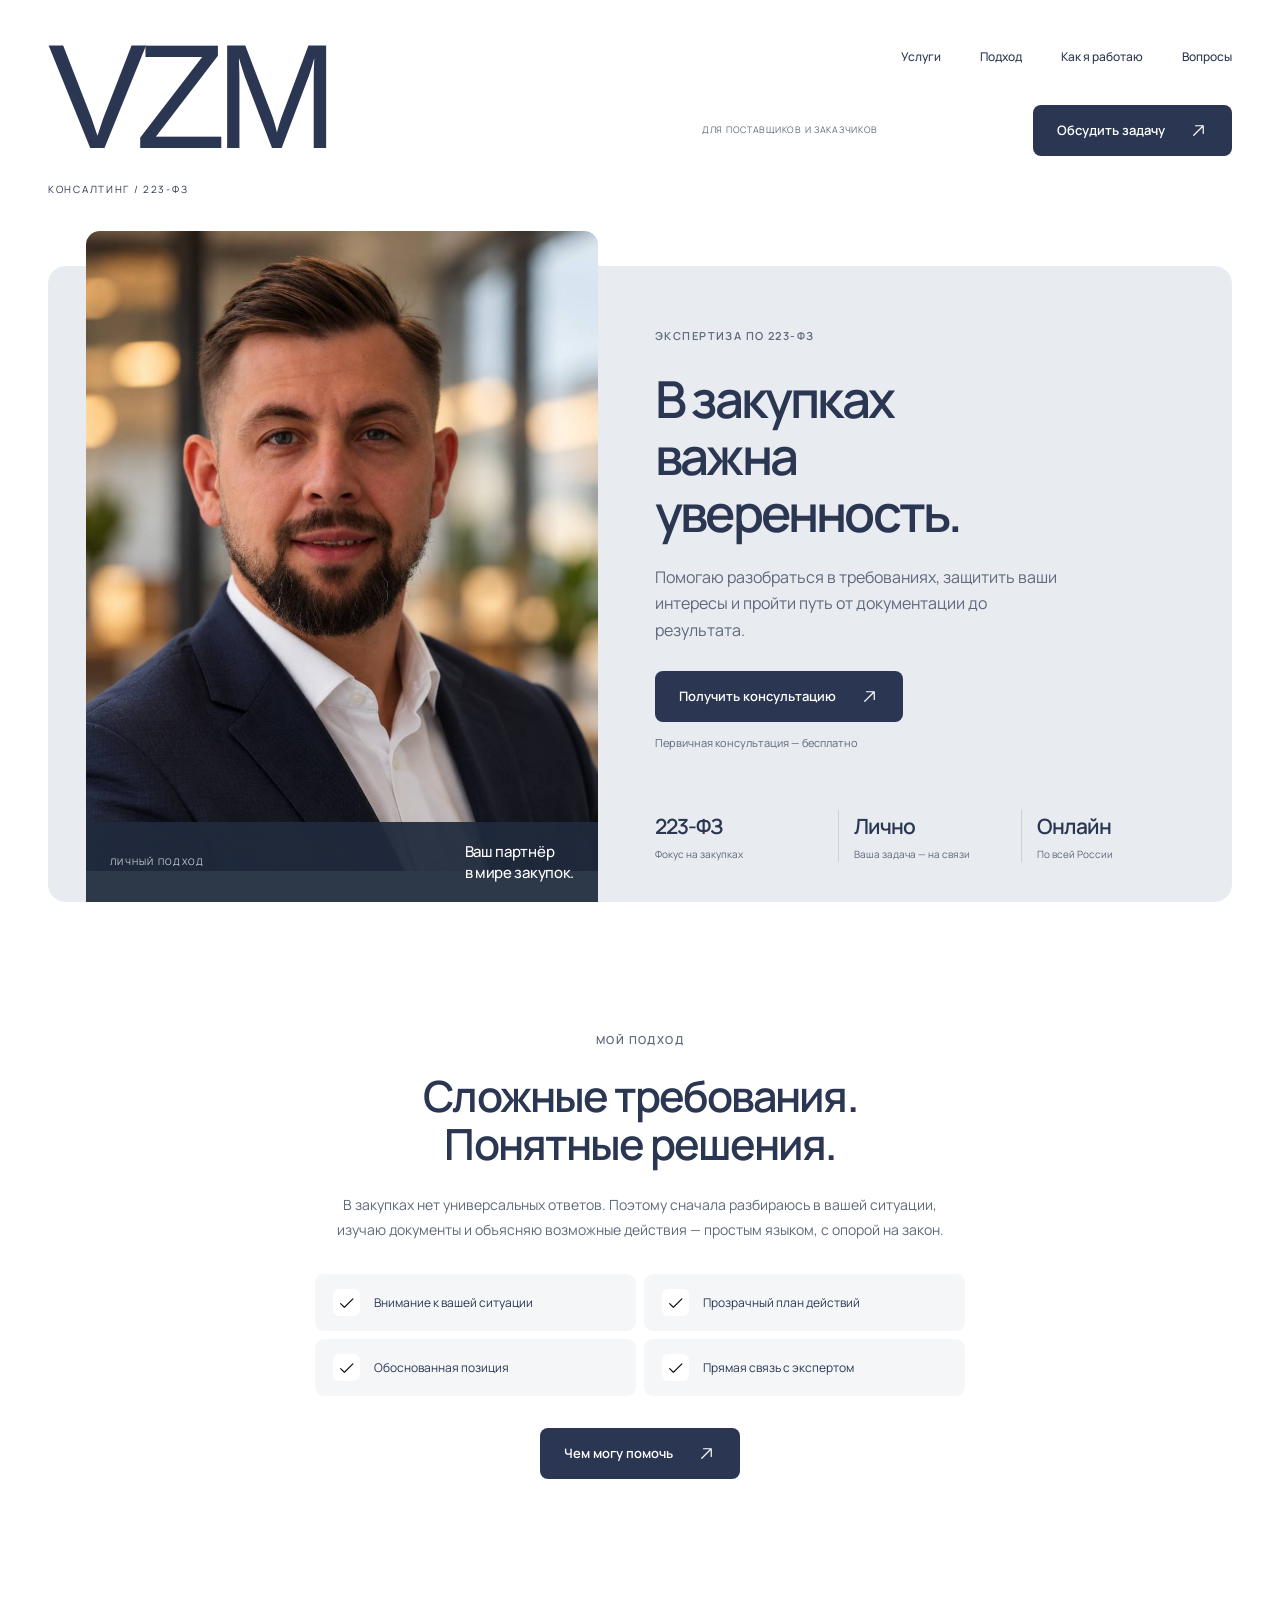
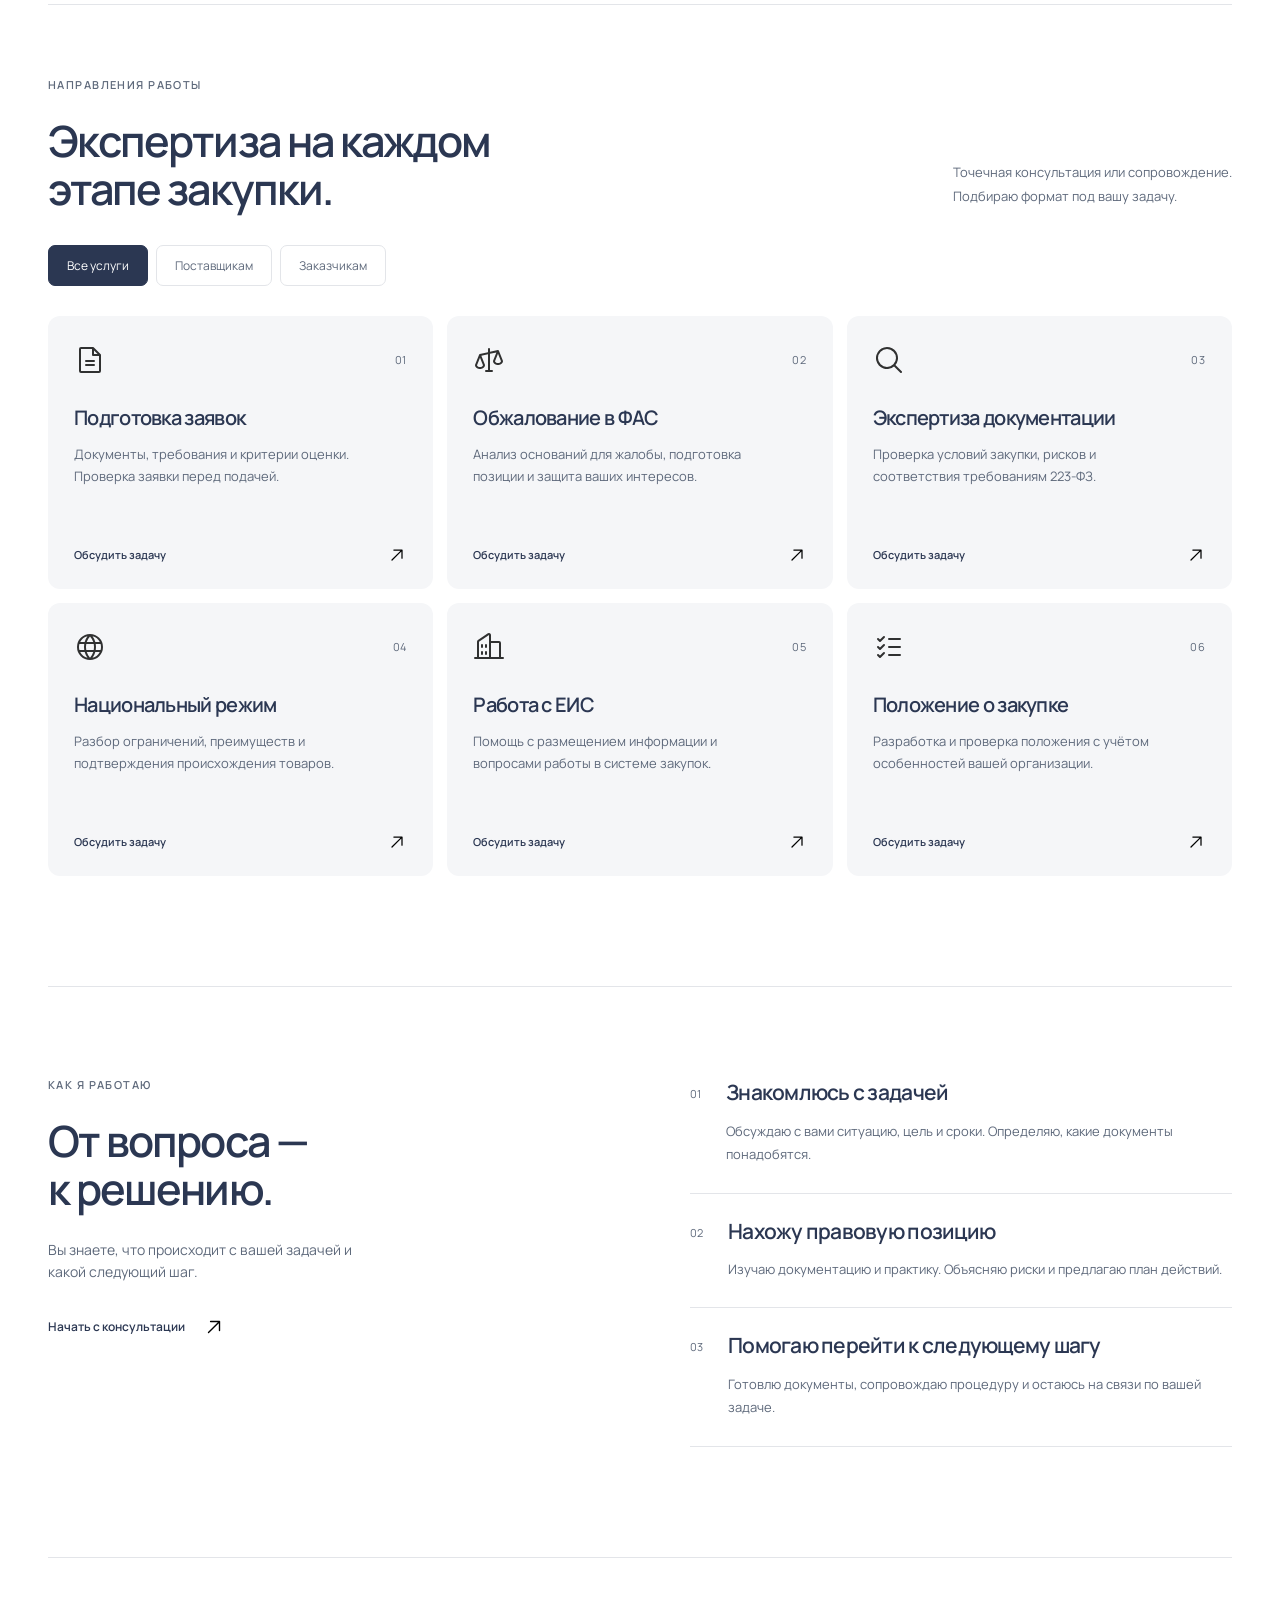
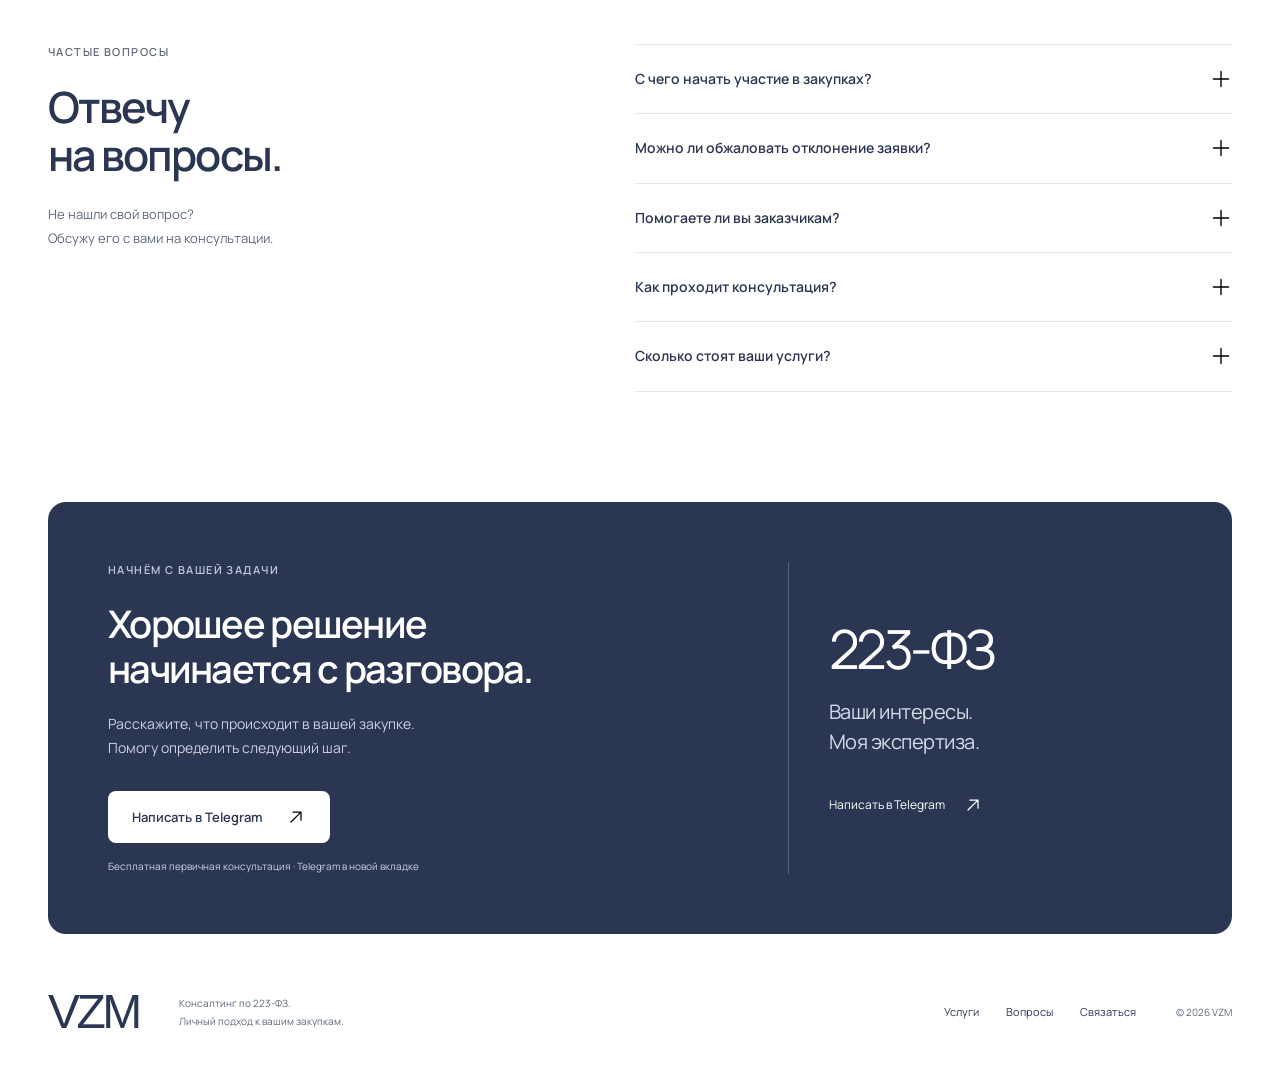
<file: index.html>
<!doctype html>
<html lang="ru">
  <head>
    <meta charset="UTF-8" />
    <meta name="viewport" content="width=device-width, initial-scale=1.0" />

    <!-- SEO Meta Tags -->
    <title>Консультации по 223-ФЗ | Экспертиза для участников закупок</title>
    <meta
      name="description"
      content="Консультации и экспертиза по 223-ФЗ. Помогаю участникам закупок: подготовка заявок, обжалование, нацрежим, ЕИС. Бесплатная первичная консультация."
    />
    <meta
      name="keywords"
      content="223 фз, 223-ФЗ о закупках, участии в закупках, консультация 223 фз, экспертиза 223 фз, положение о закупке, жалоба 223 фз, нацрежим, ЕИС"
    />
    <meta name="author" content="Консалтинг 223-ФЗ" />
    <meta name="robots" content="index, follow" />
    <link
      rel="canonical"
      href="https://muzalexei.github.io/"
    />

    <!-- Open Graph / Facebook -->
    <meta property="og:type" content="website" />
    <meta
      property="og:url"
      content="https://muzalexei.github.io/"
    />
    <meta
      property="og:title"
      content="Консультации по 223-ФЗ | Экспертиза для участников закупок"
    />
    <meta
      property="og:description"
      content="Помогаю участникам закупок побеждать: подготовка, обжалование, экспертиза, нацрежим. Бесплатная консультация."
    />
    <meta
      property="og:image"
      content="https://muzalexei.github.io/consulting-223fz/assets/alexey-portrait.jpg"
    />
    <meta property="og:locale" content="ru_RU" />

    <!-- Twitter -->
    <meta name="twitter:card" content="summary_large_image" />
    <meta
      name="twitter:url"
      content="https://muzalexei.github.io/"
    />
    <meta name="twitter:title" content="Консультации по 223-ФЗ | Экспертиза" />
    <meta
      name="twitter:description"
      content="Помогаю участникам закупок побеждать по 223-ФЗ"
    />

    <link
      rel="preload"
      href="consulting-223fz/assets/manrope.ttf"
      as="font"
      type="font/ttf"
      crossorigin
    />
    <link rel="stylesheet" href="consulting-223fz/style.css" />

    <!-- Structured Data (JSON-LD) -->
    <script type="application/ld+json">
      {
        "@context": "https://schema.org",
        "@type": "ProfessionalService",
        "name": "Консультации по 223-ФЗ",
        "description": "Экспертиза и консультации для участников закупок по 223-ФЗ",
        "url": "https://muzalexei.github.io/",
        "areaServed": "Россия",
        "serviceType": [
          "Консультации по закупкам",
          "Экспертиза 223-ФЗ",
          "Подготовка заявок"
        ],
        "offers": {
          "@type": "Offer",
          "price": "0",
          "priceCurrency": "RUB",
          "description": "Первичная консультация бесплатно"
        },
        "contactPoint": {
          "@type": "ContactPoint",
          "contactType": "customer service",
          "availableLanguage": "Russian"
        }
      }
    </script>
  </head>

  <body>
    <!-- Yandex.Metrika counter -->
    <script type="text/javascript">
      (function (m, e, t, r, i, k, a) {
        m[i] =
          m[i] ||
          function () {
            (m[i].a = m[i].a || []).push(arguments);
          };
        m[i].l = 1 * new Date();
        for (var j = 0; j < document.scripts.length; j++) {
          if (document.scripts[j].src === r) {
            return;
          }
        }
        ((k = e.createElement(t)),
          (a = e.getElementsByTagName(t)[0]),
          (k.async = 1),
          (k.src = r),
          a.parentNode.insertBefore(k, a));
      })(
        window,
        document,
        "script",
        "https://mc.yandex.ru/metrika/tag.js?id=108398747",
        "ym",
      );

      ym(108398747, "init", {
        ssr: true,
        webvisor: true,
        clickmap: true,
        ecommerce: "dataLayer",
        referrer: document.referrer,
        url: location.href,
        accurateTrackBounce: true,
        trackLinks: true,
      });
    </script>
    <noscript
      ><div>
        <img
          src="https://mc.yandex.ru/watch/108398747"
          style="position: absolute; left: -9999px"
          alt=""
        /></div
    ></noscript>
    <!-- /Yandex.Metrika counter -->
    <a class="skip-link" href="#main">Перейти к содержимому</a>
    <header class="masthead container" id="top">
      <a class="brand" href="#top" aria-label="VZM — консалтинг по 223-ФЗ"
        >VZM<span>КОНСАЛТИНГ / 223-ФЗ</span></a
      >
      <div class="nav-area">
        <button
          class="menu-toggle"
          type="button"
          aria-controls="navigation"
          aria-expanded="false"
        >
          Меню <img src="consulting-223fz/assets/icons/list.svg" alt="" width="20" height="20" />
        </button>
        <nav id="navigation" aria-label="Основная навигация">
          <a href="#services">Услуги</a><a href="#about">Подход</a
          ><a href="#cases">Как я работаю</a><a href="#faq">Вопросы</a>
        </nav>
        <div class="nav-bottom">
          <span class="nav-note">ДЛЯ ПОСТАВЩИКОВ И ЗАКАЗЧИКОВ</span
          ><a class="button button-dark" href="#contact" data-cta
            >Обсудить задачу
            <img
              class="light-icon"
              src="consulting-223fz/assets/icons/arrow-up-right.svg"
              alt=""
              width="19"
              height="19"
          /></a>
        </div>
      </div>
    </header>
    <main id="main">
      <section class="hero container" aria-labelledby="hero-title">
        <div class="hero-panel">
          <div class="hero-portrait">
            <img
              src="consulting-223fz/assets/alexey-portrait.jpg"
              width="853"
              height="1280"
              alt="Ваш консультант по закупкам 223-ФЗ"
              fetchpriority="high"
            />
            <div class="portrait-caption">
              <span>ЛИЧНЫЙ ПОДХОД</span
              ><strong>Ваш партнёр<br />в мире закупок.</strong>
            </div>
          </div>
          <div class="hero-copy">
            <p class="eyebrow">ЭКСПЕРТИЗА ПО 223-ФЗ</p>
            <h1 id="hero-title">
              В закупках<br />важна <span>уверенность.</span>
            </h1>
            <p class="hero-description">
              Помогаю разобраться в требованиях, защитить ваши интересы и пройти
              путь от документации до результата.
            </p>
            <a class="button button-dark" href="#contact" data-cta
              >Получить консультацию
              <img
                class="light-icon"
                src="consulting-223fz/assets/icons/arrow-up-right.svg"
                alt=""
                width="19"
                height="19"
            /></a>
            <p class="hero-note">Первичная консультация — бесплатно</p>
            <div class="hero-facts">
              <div><strong>223-ФЗ</strong><span>Фокус на закупках</span></div>
              <div>
                <strong>Лично</strong><span>Ваша задача — на связи</span>
              </div>
              <div><strong>Онлайн</strong><span>По всей России</span></div>
            </div>
          </div>
        </div>
      </section>
      <section
        id="about"
        class="about section container"
        aria-labelledby="about-title"
      >
        <p class="eyebrow">МОЙ ПОДХОД</p>
        <h2 id="about-title">
          Сложные требования.<br /><span>Понятные решения.</span>
        </h2>
        <p class="section-description">
          В закупках нет универсальных ответов. Поэтому сначала разбираюсь в
          вашей ситуации, изучаю документы и объясняю возможные действия —
          простым языком, с опорой на закон.
        </p>
        <div class="benefits">
          <div>
            <img
              src="consulting-223fz/assets/icons/check.svg"
              alt=""
              width="24"
              height="24"
            />Внимание к вашей ситуации
          </div>
          <div>
            <img
              src="consulting-223fz/assets/icons/check.svg"
              alt=""
              width="24"
              height="24"
            />Прозрачный план действий
          </div>
          <div>
            <img
              src="consulting-223fz/assets/icons/check.svg"
              alt=""
              width="24"
              height="24"
            />Обоснованная позиция
          </div>
          <div>
            <img
              src="consulting-223fz/assets/icons/check.svg"
              alt=""
              width="24"
              height="24"
            />Прямая связь с экспертом
          </div>
        </div>
        <a class="button button-dark" href="#services" data-cta
          >Чем могу помочь
          <img
            class="light-icon"
            src="consulting-223fz/assets/icons/arrow-up-right.svg"
            alt=""
            width="19"
            height="19"
        /></a>
      </section>
      <section
        id="services"
        class="services section container"
        aria-labelledby="services-title"
      >
        <div class="section-heading">
          <div>
            <p class="eyebrow">НАПРАВЛЕНИЯ РАБОТЫ</p>
            <h2 id="services-title">
              Экспертиза на каждом<br />этапе закупки.
            </h2>
          </div>
          <p>
            Точечная консультация или сопровождение.<br />Подбираю формат под
            вашу задачу.
          </p>
        </div>
        <div
          class="filters"
          role="group"
          aria-label="Услуги для разных участников"
        >
          <button type="button" data-filter="all" aria-pressed="true">
            Все услуги</button
          ><button type="button" data-filter="supplier" aria-pressed="false">
            Поставщикам</button
          ><button type="button" data-filter="customer" aria-pressed="false">
            Заказчикам
          </button>
        </div>
        <div class="services-grid">
          <a
            class="service-card"
            href="#contact"
            data-audience="supplier"
            data-cta
            ><div class="service-top">
              <img
                src="consulting-223fz/assets/icons/file-text.svg"
                alt=""
                width="32"
                height="32"
              /><span>01</span>
            </div>
            <h3>Подготовка заявок</h3>
            <p>
              Документы, требования и критерии оценки. Проверка заявки перед
              подачей.
            </p>
            <span class="service-link"
              >Обсудить задачу
              <img
                src="consulting-223fz/assets/icons/arrow-up-right.svg"
                alt=""
                width="20"
                height="20" /></span
          ></a>
          <a
            class="service-card"
            href="#contact"
            data-audience="supplier"
            data-cta
            ><div class="service-top">
              <img
                src="consulting-223fz/assets/icons/scales.svg"
                alt=""
                width="32"
                height="32"
              /><span>02</span>
            </div>
            <h3>Обжалование в ФАС</h3>
            <p>
              Анализ оснований для жалобы, подготовка позиции и защита ваших
              интересов.
            </p>
            <span class="service-link"
              >Обсудить задачу
              <img
                src="consulting-223fz/assets/icons/arrow-up-right.svg"
                alt=""
                width="20"
                height="20" /></span
          ></a>
          <a
            class="service-card"
            href="#contact"
            data-audience="supplier customer"
            data-cta
            ><div class="service-top">
              <img
                src="consulting-223fz/assets/icons/magnifying-glass.svg"
                alt=""
                width="32"
                height="32"
              /><span>03</span>
            </div>
            <h3>Экспертиза документации</h3>
            <p>
              Проверка условий закупки, рисков и соответствия требованиям
              223-ФЗ.
            </p>
            <span class="service-link"
              >Обсудить задачу
              <img
                src="consulting-223fz/assets/icons/arrow-up-right.svg"
                alt=""
                width="20"
                height="20" /></span
          ></a>
          <a
            class="service-card"
            href="#contact"
            data-audience="supplier customer"
            data-cta
            ><div class="service-top">
              <img
                src="consulting-223fz/assets/icons/globe.svg"
                alt=""
                width="32"
                height="32"
              /><span>04</span>
            </div>
            <h3>Национальный режим</h3>
            <p>
              Разбор ограничений, преимуществ и подтверждения происхождения
              товаров.
            </p>
            <span class="service-link"
              >Обсудить задачу
              <img
                src="consulting-223fz/assets/icons/arrow-up-right.svg"
                alt=""
                width="20"
                height="20" /></span
          ></a>
          <a
            class="service-card"
            href="#contact"
            data-audience="customer"
            data-cta
            ><div class="service-top">
              <img
                src="consulting-223fz/assets/icons/buildings.svg"
                alt=""
                width="32"
                height="32"
              /><span>05</span>
            </div>
            <h3>Работа с ЕИС</h3>
            <p>
              Помощь с размещением информации и вопросами работы в системе
              закупок.
            </p>
            <span class="service-link"
              >Обсудить задачу
              <img
                src="consulting-223fz/assets/icons/arrow-up-right.svg"
                alt=""
                width="20"
                height="20" /></span
          ></a>
          <a
            class="service-card"
            href="#contact"
            data-audience="customer"
            data-cta
            ><div class="service-top">
              <img
                src="consulting-223fz/assets/icons/list-checks.svg"
                alt=""
                width="32"
                height="32"
              /><span>06</span>
            </div>
            <h3>Положение о закупке</h3>
            <p>
              Разработка и проверка положения с учётом особенностей вашей
              организации.
            </p>
            <span class="service-link"
              >Обсудить задачу
              <img
                src="consulting-223fz/assets/icons/arrow-up-right.svg"
                alt=""
                width="20"
                height="20" /></span
          ></a>
        </div>
        <p
          class="visually-hidden"
          id="filter-status"
          role="status"
          aria-live="polite"
        ></p>
      </section>
      <section
        id="cases"
        class="process section container"
        aria-labelledby="process-title"
      >
        <div class="process-intro">
          <p class="eyebrow">КАК Я РАБОТАЮ</p>
          <h2 id="process-title">От вопроса —<br />к решению.</h2>
          <p>
            Вы знаете, что происходит с вашей задачей и какой следующий шаг.
          </p>
          <a class="text-link" href="#contact" data-cta
            >Начать с консультации
            <img
              src="consulting-223fz/assets/icons/arrow-up-right.svg"
              alt=""
              width="22"
              height="22"
          /></a>
        </div>
        <ol class="steps">
          <li>
            <span>01</span>
            <div>
              <h3>Знакомлюсь с задачей</h3>
              <p>
                Обсуждаю с вами ситуацию, цель и сроки. Определяю, какие документы
                понадобятся.
              </p>
            </div>
          </li>
          <li>
            <span>02</span>
            <div>
              <h3>Нахожу правовую позицию</h3>
              <p>
                Изучаю документацию и практику. Объясняю риски и предлагаю
                план действий.
              </p>
            </div>
          </li>
          <li>
            <span>03</span>
            <div>
              <h3>Помогаю перейти к следующему шагу</h3>
              <p>
                Готовлю документы, сопровождаю процедуру и остаюсь на связи по
                вашей задаче.
              </p>
            </div>
          </li>
        </ol>
      </section>
      <section
        id="faq"
        class="faq section container"
        aria-labelledby="faq-title"
      >
        <div class="faq-intro">
          <p class="eyebrow">ЧАСТЫЕ ВОПРОСЫ</p>
          <h2 id="faq-title">Отвечу<br />на вопросы.</h2>
          <p>Не нашли свой вопрос?<br />Обсужу его с вами на консультации.</p>
        </div>
        <div class="faq-items">
          <details>
            <summary>
              С чего начать участие в закупках?<img
                src="consulting-223fz/assets/icons/plus.svg"
                alt=""
                width="22"
                height="22"
              />
            </summary>
            <p>
              Начните с изучения документации конкретной закупки: требований к
              участникам, сроков, критериев оценки и порядка подачи заявки. На
              консультации разберу ваш случай и необходимые документы.
            </p>
          </details>
          <details>
            <summary>
              Можно ли обжаловать отклонение заявки?<img
                src="consulting-223fz/assets/icons/plus.svg"
                alt=""
                width="22"
                height="22"
              />
            </summary>
            <p>
              Возможность и порядок обжалования зависят от оснований отклонения
              и стадии закупки. Для оценки нужны извещение, документация, ваша
              заявка и протокол. Сроки проверяем отдельно по конкретной
              ситуации.
            </p>
          </details>
          <details>
            <summary>
              Помогаете ли вы заказчикам?<img
                src="consulting-223fz/assets/icons/plus.svg"
                alt=""
                width="22"
                height="22"
              />
            </summary>
            <p>
              Да. Можно обратиться за проверкой закупочной документации,
              разработкой положения о закупке, разбором национального режима и
              вопросами размещения информации в ЕИС.
            </p>
          </details>
          <details>
            <summary>
              Как проходит консультация?<img
                src="consulting-223fz/assets/icons/plus.svg"
                alt=""
                width="22"
                height="22"
              />
            </summary>
            <p>
              Вы оставляете заявку и кратко описываете задачу. После этого
              согласую с вами удобный формат общения и документы, которые нужно
              изучить. Работать можно дистанционно.
            </p>
          </details>
          <details>
            <summary>
              Сколько стоят ваши услуги?<img
                src="consulting-223fz/assets/icons/plus.svg"
                alt=""
                width="22"
                height="22"
              />
            </summary>
            <p>
              Первичная консультация — бесплатно. Стоимость дальнейшей работы
              зависит от объёма документов, сложности и сроков. Формат и
              стоимость согласую с вами до начала работы.
            </p>
          </details>
        </div>
      </section>
      <section
        id="contact"
        class="contact container"
        aria-labelledby="contact-title"
      >
        <div class="contact-copy">
          <p class="eyebrow">НАЧНЁМ С ВАШЕЙ ЗАДАЧИ</p>
          <h2 id="contact-title">
            Хорошее решение<br />начинается с разговора.
          </h2>
          <p>
            Расскажите, что происходит в вашей закупке.<br />Помогу определить
            следующий шаг.
          </p>
          <a
            href="https://t.me/thevzm"
            target="_blank"
            rel="noopener"
            class="button button-white"
            id="contactLink"
            data-cta
            >Написать в Telegram
            <img
              src="consulting-223fz/assets/icons/arrow-up-right.svg"
              alt=""
              width="20"
              height="20" /></a
          ><span class="contact-note"
            >Бесплатная первичная консультация · Telegram в новой вкладке</span
          >
        </div>
        <div class="contact-aside">
          <span>223-ФЗ</span>
          <p>Ваши интересы.<br />Моя экспертиза.</p>
          <a href="https://t.me/thevzm" target="_blank" rel="noopener"
            >Написать в Telegram
            <img
              class="light-icon"
              src="consulting-223fz/assets/icons/arrow-up-right.svg"
              alt=""
              width="20"
              height="20"
          /></a>
        </div>
      </section>
    </main>
    <footer class="container footer">
      <a href="#top" class="footer-brand" aria-label="VZM — наверх">VZM</a>
      <p>Консалтинг по 223-ФЗ.<br />Личный подход к вашим закупкам.</p>
      <div>
        <a href="#services">Услуги</a><a href="#faq">Вопросы</a
        ><a href="#contact">Связаться</a>
      </div>
      <span>© <span id="year">2026</span> VZM</span>
    </footer>
    <script src="consulting-223fz/script.js" defer></script>
  </body>
</html>
</file>
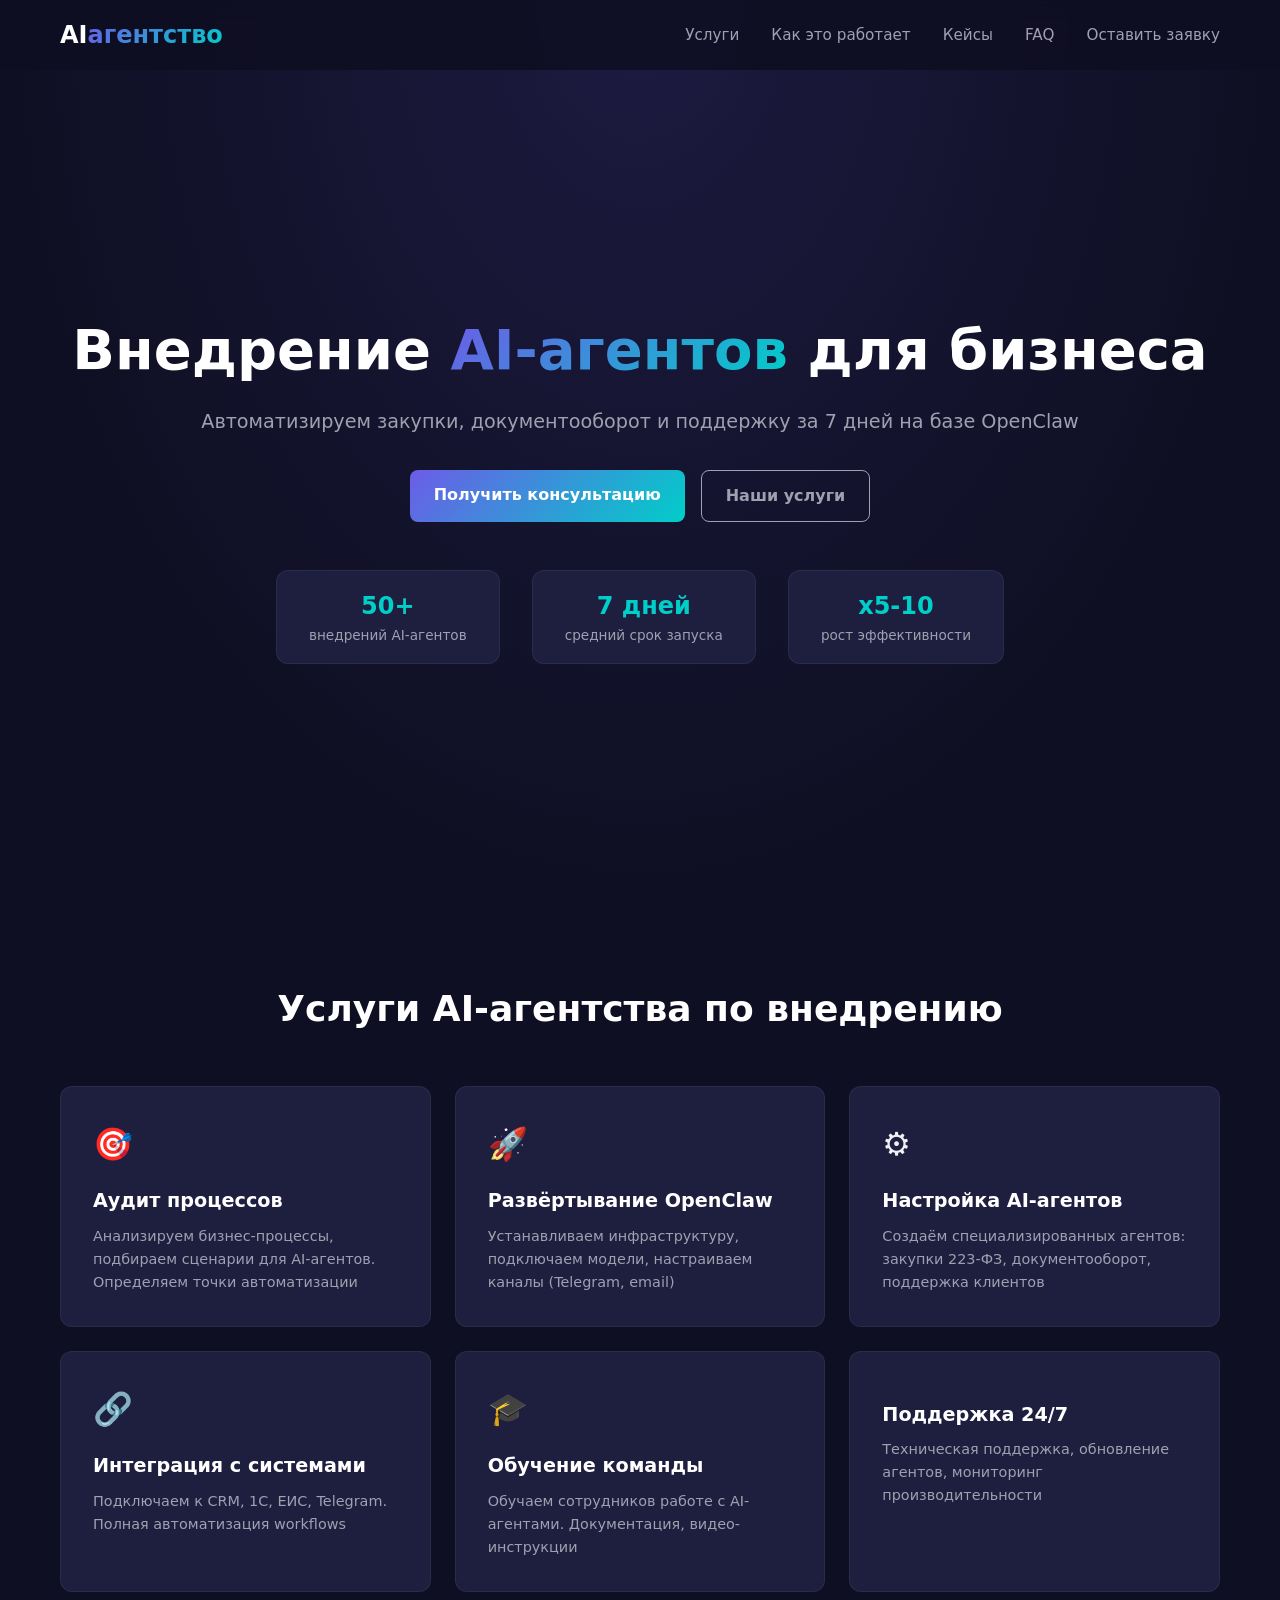
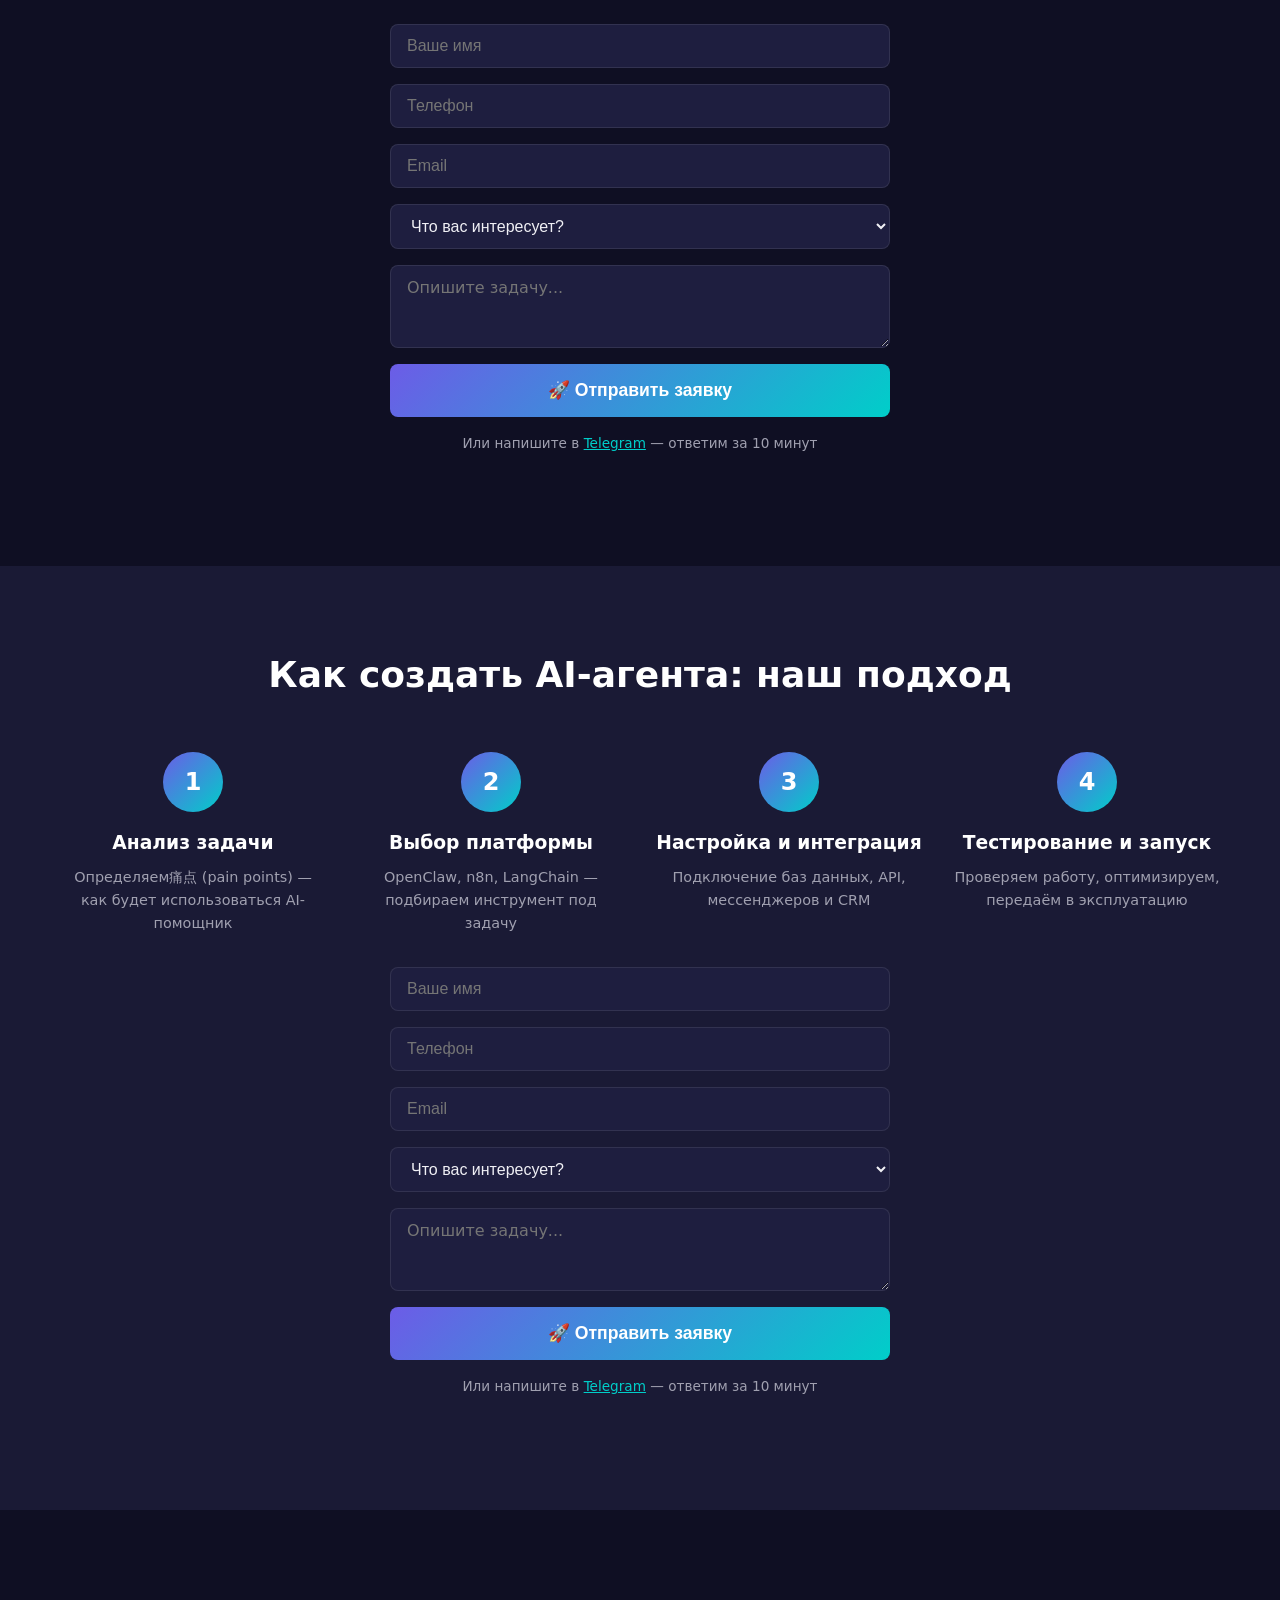
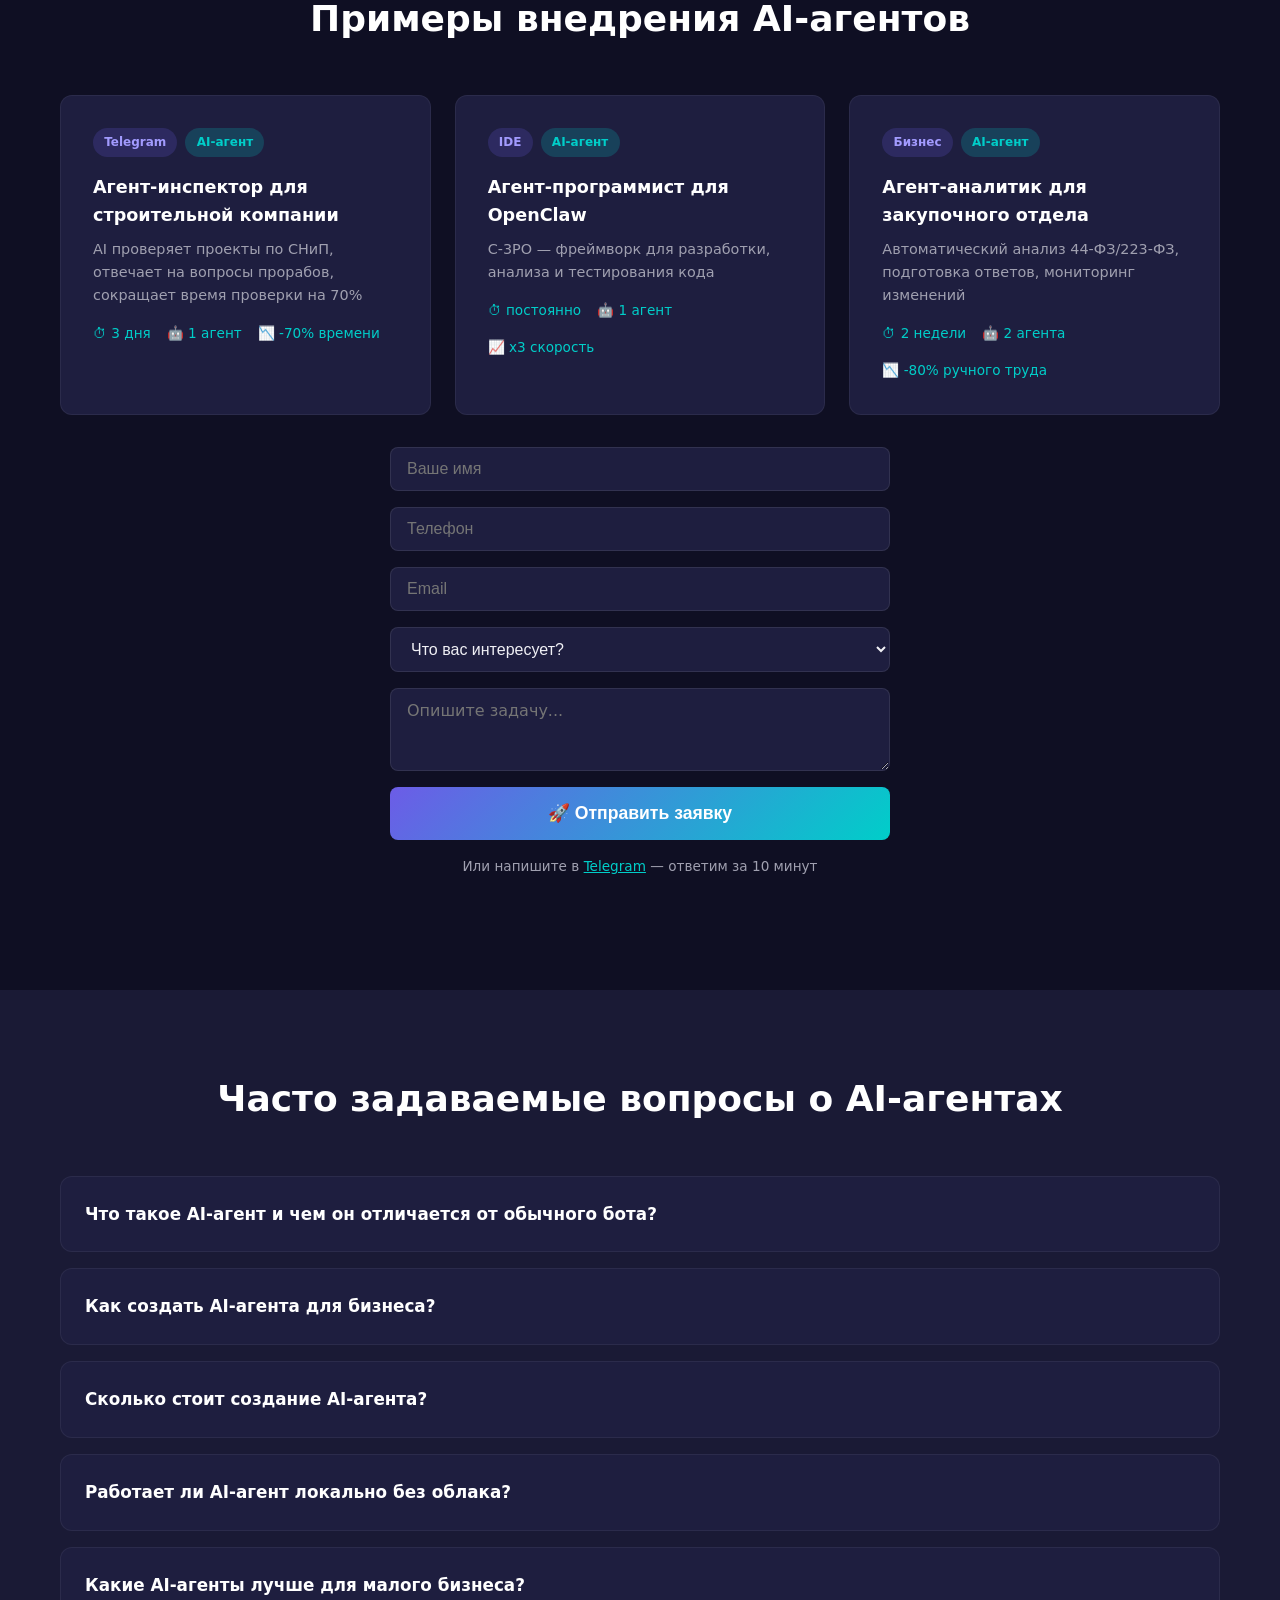
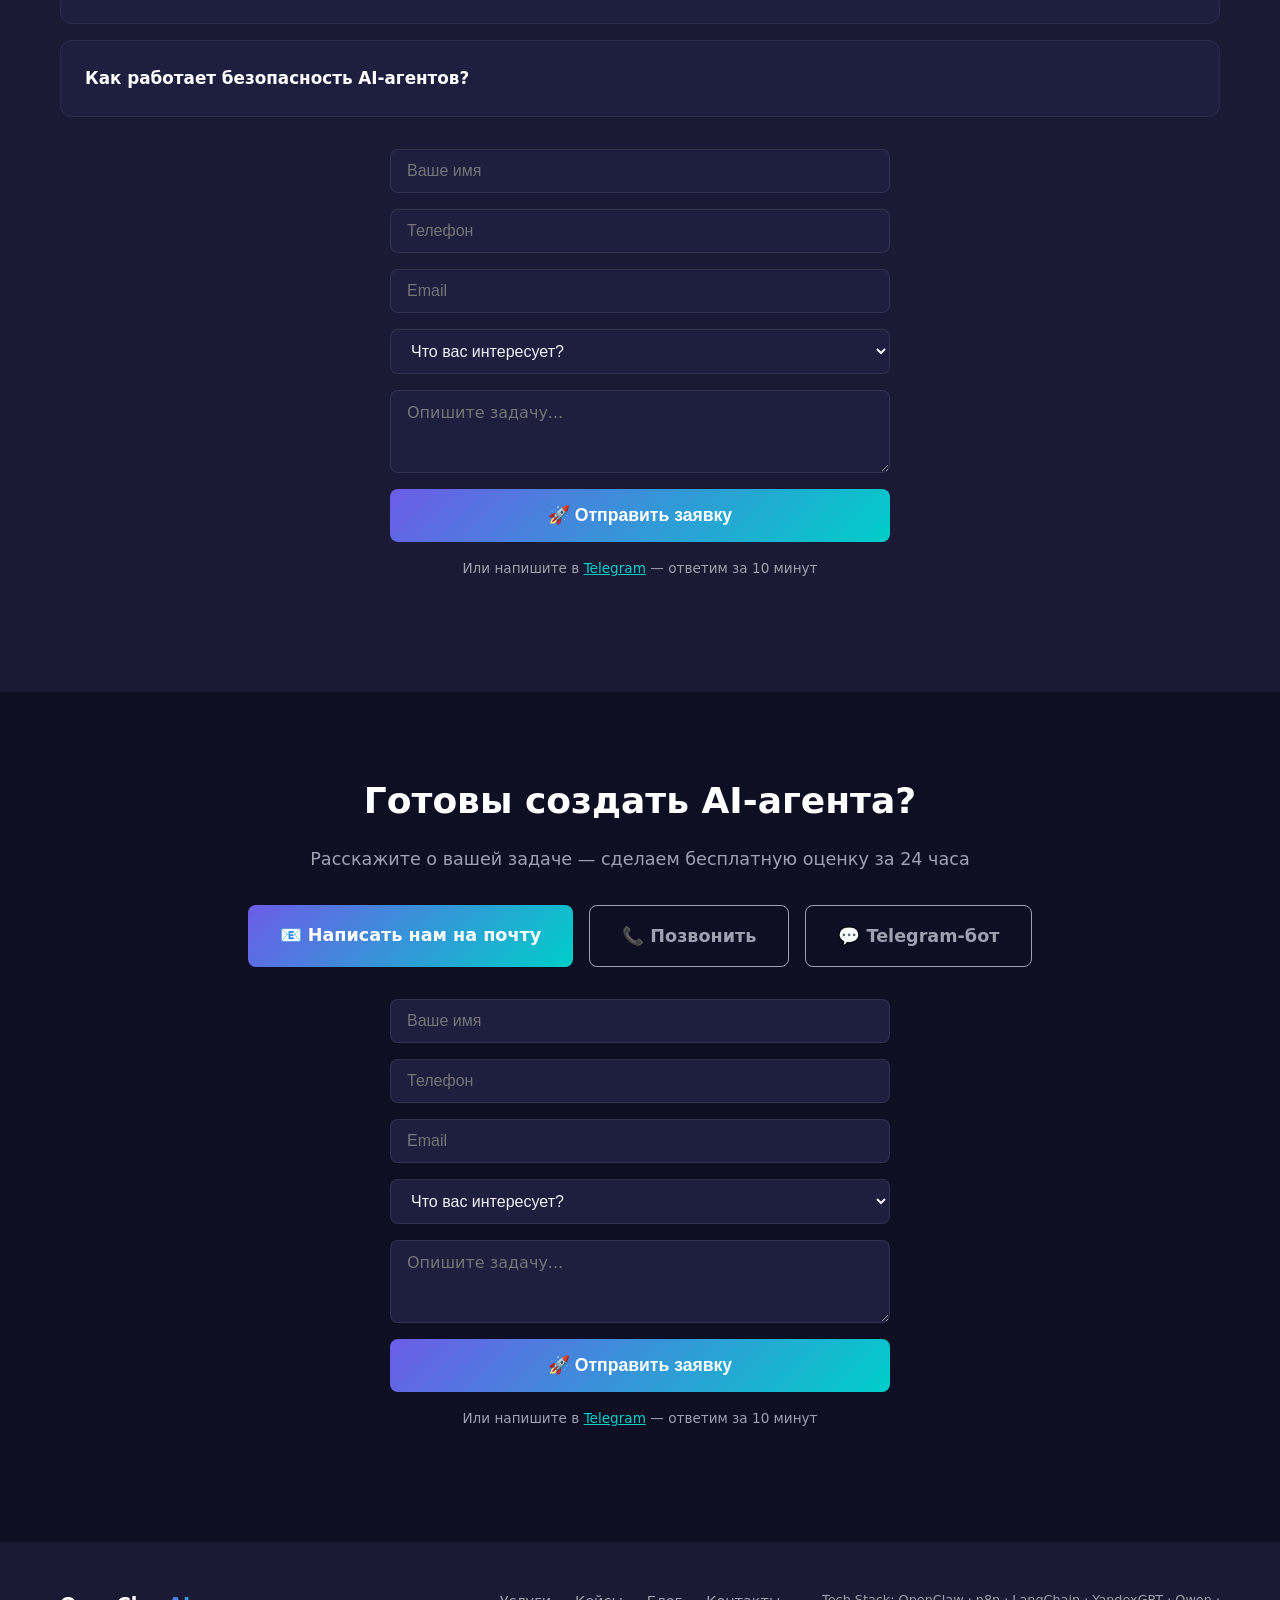
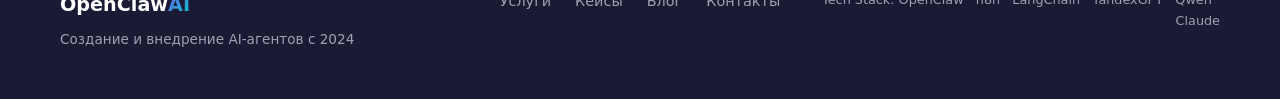
<file: ai-agents/index.html>
﻿<!DOCTYPE html>
<html lang="ru">
<head>
    <meta charset="UTF-8">
    <meta name="viewport" content="width=device-width, initial-scale=1.0">
    <meta name="description" content="AI-агентство: внедряем AI-агентов для автоматизации бизнеса за 7 дней. Закупки, документооборот, поддержка на базе OpenClaw.">
    <meta name="keywords" content="ai агенты для бизнеса, внедрение ai агентов, создание ai агента, разработка ai агентов, ai агент закупки, автоматизация закупок ai, openclaw настройка, ai агент для тендеров">
    <title>AI-агентство — Внедрение AI-агентов для бизнеса | OpenClaw</title>
    <link rel="stylesheet" href="style.css">
</head>
<!-- Yandex.Metrika counter -->
<script type="text/javascript">
 (function(m,e,t,r,i,k,a){
 m[i]=m[i]||function(){(m[i].a=m[i].a||[]).push(arguments)};
 m[i].l=1*new Date();
 for (var j = 0; j < document.scripts.length; j++) {if (document.scripts[j].src === r) { return; }}
 k=e.createElement(t),a=e.getElementsByTagName(t)[0],k.async=1,k.src=r,a.parentNode.insertBefore(k,a)
 })(window, document,'script','https://mc.yandex.ru/metrika/tag.js?id=108398747', 'ym');

 ym(108398747, 'init', {ssr:true, webvisor:true, clickmap:true, ecommerce:"dataLayer", referrer: document.referrer, url: location.href, accurateTrackBounce:true, trackLinks:true});
</script>
<noscript><div><img src="https://mc.yandex.ru/watch/108398747" style="position:absolute; left:-9999px;" alt="" /></div></noscript>
<!-- /Yandex.Metrika counter -->
<!-- Wordstat-based landing page — Generated 2026-04-04 -->
<!-- Source: Yandex Wordstat API (фразы + региональный анализ) -->
<body>
    <!-- Header -->
    <header class="hero">
        <nav>
            <div class="container nav-flex">
                <a href="#" class="logo">AI<span class="accent">агентство</span></a>
                <ul class="menu">
                    <li><a href="#services">Услуги</a></li>
                    <li><a href="#how-it-works">Как это работает</a></li>
                    <li><a href="#cases">Кейсы</a></li>
                    <li><a href="#faq">FAQ</a></li>
                    <li><a href="#contact" class="btn-cta">Оставить заявку</a></li>
                </ul>
            </div>
        </nav>
        <div class="container hero-content">
            <h1>Внедрение <span class="accent">AI-агентов</span> для бизнеса</h1>
            <p class="hero-sub">Автоматизируем закупки, документооборот и поддержку за 7 дней на базе OpenClaw</p>
            <div class="hero-actions">
                <a href="#contact" class="btn-primary">Получить консультацию</a>
                <a href="#services" class="btn-secondary">Наши услуги</a>
            </div>
            <div class="hero-stats">
                <div class="stat">
                    <div class="stat-number">50+</div>
                    <div class="stat-label">внедрений AI-агентов</div>
                </div>
                <div class="stat">
                    <div class="stat-number">7 дней</div>
                    <div class="stat-label">средний срок запуска</div>
                </div>
                <div class="stat">
                    <div class="stat-number">x5-10</div>
                    <div class="stat-label">рост эффективности</div>
                </div>
            </div>
        </div>
    </header>

    <main>
        <section id="services" class="services">
            <div class="container">
                <h2>Услуги AI-агентства по внедрению</h2>
                <div class="services-grid">
                    <div class="service-card">
                        <div class="service-icon">🎯</div><h3>Аудит процессов</h3><p>Анализируем бизнес-процессы, подбираем сценарии для AI-агентов. Определяем точки автоматизации</p>
                    </div>
                    <div class="service-card">
                        <div class="service-icon">🚀</div><h3>Развёртывание OpenClaw</h3><p>Устанавливаем инфраструктуру, подключаем модели, настраиваем каналы (Telegram, email)</p>
                    </div>
                    <div class="service-card">
                        <div class="service-icon">⚙️</div>
                        <h3>Настройка AI-агентов</h3>
                        <p>Создаём специализированных агентов: закупки 223-ФЗ, документооборот, поддержка клиентов</p>
                    </div>
                    <div class="service-card">
                        <div class="service-icon">🔗</div>
                        <h3>Интеграция с системами</h3>
                        <p>Подключаем к CRM, 1С, ЕИС, Telegram. Полная автоматизация workflows</p>
                    </div>
                    <div class="service-card">
                        <div class="service-icon">🎓</div>
                        <h3>Обучение команды</h3>
                        <p>Обучаем сотрудников работе с AI-агентами. Документация, видео-инструкции</p>
                    </div>
                    <div class="service-card">
                        <div class="service-icon"></div>
                        <h3>Поддержка 24/7</h3>
                        <p>Техническая поддержка, обновление агентов, мониторинг производительности</p>
                    </div>
                </div>
            </div>
                        <div class="form-container">
                    <form class="contact-form" id="contactForm">
                        <input type="text" name="name" placeholder="Ваше имя" required>
                        <input type="tel" name="phone" placeholder="Телефон" required>
                        <input type="email" name="email" placeholder="Email">
                        <select name="service">
                            <option value="" disabled selected>Что вас интересует?</option>
                            <option>Чат-бот AI</option>
                            <option>Агент для программирования</option>
                            <option>Автоматизация</option>
                            <option>Локальный AI-агент</option>
                            <option>Нейросети для контента</option>
                            <option>Другое</option>
                        </select>
                        <textarea name="message" rows="3" placeholder="Опишите задачу..."></textarea>
                        <button type="submit" class="btn-primary btn-large" style="width:100%;border:none;cursor:pointer;">🚀 Отправить заявку</button>
                    </form>
                    <p style="text-align:center;margin-top:1rem;color:var(--gray);font-size:0.85rem;">Или напишите в <a href="https://t.me/vzmOpenClaw_Bot" style="color:var(--accent);">Telegram</a> — ответим за 10 минут</p>
                </div></section>

        <section id="how-it-works" class="steps">
            <div class="container">
                <h2>Как создать AI-агента: наш подход</h2>
                <div class="steps-grid">
                    <div class="step">
                        <div class="step-num">1</div>
                        <h3>Анализ задачи</h3>
                        <p>Определяем痛点 (pain points) — как будет использоваться AI-помощник</p>
                    </div>
                    <div class="step">
                        <div class="step-num">2</div>
                        <h3>Выбор платформы</h3>
                        <p>OpenClaw, n8n, LangChain — подбираем инструмент под задачу</p>
                    </div>
                    <div class="step">
                        <div class="step-num">3</div>
                        <h3>Настройка и интеграция</h3>
                        <p>Подключение баз данных, API, мессенджеров и CRM</p>
                    </div>
                    <div class="step">
                        <div class="step-num">4</div>
                        <h3>Тестирование и запуск</h3>
                        <p>Проверяем работу, оптимизируем, передаём в эксплуатацию</p>
                    </div>
                </div>
            </div>
                        <div class="form-container">
                    <form class="contact-form" id="contactForm">
                        <input type="text" name="name" placeholder="Ваше имя" required>
                        <input type="tel" name="phone" placeholder="Телефон" required>
                        <input type="email" name="email" placeholder="Email">
                        <select name="service">
                            <option value="" disabled selected>Что вас интересует?</option>
                            <option>Чат-бот AI</option>
                            <option>Агент для программирования</option>
                            <option>Автоматизация</option>
                            <option>Локальный AI-агент</option>
                            <option>Нейросети для контента</option>
                            <option>Другое</option>
                        </select>
                        <textarea name="message" rows="3" placeholder="Опишите задачу..."></textarea>
                        <button type="submit" class="btn-primary btn-large" style="width:100%;border:none;cursor:pointer;">🚀 Отправить заявку</button>
                    </form>
                    <p style="text-align:center;margin-top:1rem;color:var(--gray);font-size:0.85rem;">Или напишите в <a href="https://t.me/vzmOpenClaw_Bot" style="color:var(--accent);">Telegram</a> — ответим за 10 минут</p>
                </div></section>

        <section id="cases" class="cases">
            <div class="container">
                <h2>Примеры внедрения AI-агентов</h2>
                <div class="cases-grid">
                    <div class="case-card">
                        <div class="case-header">
                            <span class="badge badge-blue">Telegram</span>
                            <span class="badge badge-green">AI-агент</span>
                        </div>
                        <h3>Агент-инспектор для строительной компании</h3>
                        <p>AI проверяет проекты по СНиП, отвечает на вопросы прорабов, сокращает время проверки на 70%</p>
                        <div class="case-stats">
                            <span>⏱ 3 дня</span>
                            <span>🤖 1 агент</span>
                            <span>📉 -70% времени</span>
                        </div>
                    </div>
                    <div class="case-card">
                        <div class="case-header">
                            <span class="badge badge-blue">IDE</span>
                            <span class="badge badge-green">AI-агент</span>
                        </div>
                        <h3>Агент-программист для OpenClaw</h3>
                        <p>C-3PO — фреймворк для разработки, анализа и тестирования кода</p>
                        <div class="case-stats">
                            <span>⏱ постоянно</span>
                            <span>🤖 1 агент</span>
                            <span>📈 x3 скорость</span>
                        </div>
                    </div>
                    <div class="case-card">
                        <div class="case-header">
                            <span class="badge badge-blue">Бизнес</span>
                            <span class="badge badge-green">AI-агент</span>
                        </div>
                        <h3>Агент-аналитик для закупочного отдела</h3>
                        <p>Автоматический анализ 44-ФЗ/223-ФЗ, подготовка ответов, мониторинг изменений</p>
                        <div class="case-stats">
                            <span>⏱ 2 недели</span>
                            <span>🤖 2 агента</span>
                            <span>📉 -80% ручного труда</span>
                        </div>
                    </div>
                </div>
            </div>
                        <div class="form-container">
                    <form class="contact-form" id="contactForm">
                        <input type="text" name="name" placeholder="Ваше имя" required>
                        <input type="tel" name="phone" placeholder="Телефон" required>
                        <input type="email" name="email" placeholder="Email">
                        <select name="service">
                            <option value="" disabled selected>Что вас интересует?</option>
                            <option>Чат-бот AI</option>
                            <option>Агент для программирования</option>
                            <option>Автоматизация</option>
                            <option>Локальный AI-агент</option>
                            <option>Нейросети для контента</option>
                            <option>Другое</option>
                        </select>
                        <textarea name="message" rows="3" placeholder="Опишите задачу..."></textarea>
                        <button type="submit" class="btn-primary btn-large" style="width:100%;border:none;cursor:pointer;">🚀 Отправить заявку</button>
                    </form>
                    <p style="text-align:center;margin-top:1rem;color:var(--gray);font-size:0.85rem;">Или напишите в <a href="https://t.me/vzmOpenClaw_Bot" style="color:var(--accent);">Telegram</a> — ответим за 10 минут</p>
                </div></section>

        <section id="faq" class="faq">
            <div class="container">
                <h2>Часто задаваемые вопросы о AI-агентах</h2>
                <div class="faq-grid">
                    <details>
                        <summary>Что такое AI-агент и чем он отличается от обычного бота?</summary>
                        <p>AI-агент — это умная программа на основе нейросетей (LLM), которая не просто отвечает на команды, а понимает контекст, принимает решения и может выполнять цепочки задач самостоятельно.</p>
                    </details>
                    <details>
                        <summary>Как создать AI-агента для бизнеса?</summary>
                        <p>Мы начинаем с анализа вашей задачи, выбираем модель (YandexGPT, Qwen, Claude и др.), настраиваем интеграцию с вашими системами и тестируем перед запуском. Средний срок — от 3 дней до 2 недель.</p>
                    </details>
                    <details>
                        <summary>Сколько стоит создание AI-агента?</summary>
                        <p>Зависит от сложности: простой чат-бот — от 15 000 ₽, комплексная система с несколькими агентами — от 100 000 ₽. Мы делаем оценку бесплатно после анализа задачи.</p>
                    </details>
                    <details>
                        <summary>Работает ли AI-агент локально без облака?</summary>
                        <p>Да! Локальный AI-агент работает на вашем сервере. Все данные остаются у вас. Используются модели вроде Llama, Qwen или Mistral, работающие без интернета.</p>
                    </details>
                    <details>
                        <summary>Какие AI-агенты лучше для малого бизнеса?</summary>
                        <p>Для малого бизнеса лучше всего подходят: чат-боты (Telegram/WhatsApp), агенты для автоматизации отчётов, и AI-ассистенты для поддержки клиентов — всё это можно запустить за 1-3 дня.</p>
                    </details>
                    <details>
                        <summary>Как работает безопасность AI-агентов?</summary>
                        <p>Мы настраиваем контроль доступа, логирование, ограничение на использование внешних API и встроенные проверки безопасности. Для локальных агентов — данные полностью изолированы.</p>
                    </details>
                </div>
            </div>
                        <div class="form-container">
                    <form class="contact-form" id="contactForm">
                        <input type="text" name="name" placeholder="Ваше имя" required>
                        <input type="tel" name="phone" placeholder="Телефон" required>
                        <input type="email" name="email" placeholder="Email">
                        <select name="service">
                            <option value="" disabled selected>Что вас интересует?</option>
                            <option>Чат-бот AI</option>
                            <option>Агент для программирования</option>
                            <option>Автоматизация</option>
                            <option>Локальный AI-агент</option>
                            <option>Нейросети для контента</option>
                            <option>Другое</option>
                        </select>
                        <textarea name="message" rows="3" placeholder="Опишите задачу..."></textarea>
                        <button type="submit" class="btn-primary btn-large" style="width:100%;border:none;cursor:pointer;">🚀 Отправить заявку</button>
                    </form>
                    <p style="text-align:center;margin-top:1rem;color:var(--gray);font-size:0.85rem;">Или напишите в <a href="https://t.me/vzmOpenClaw_Bot" style="color:var(--accent);">Telegram</a> — ответим за 10 минут</p>
                </div></section>

        <!-- CTA Section -->
        <section id="contact" class="cta">
            <div class="container">
                <h2>Готовы создать AI-агента?</h2>
                <p>Расскажите о вашей задаче — сделаем бесплатную оценку за 24 часа</p>
                <div class="cta-actions">
                    <a href="mailto:contact@openclaw.ai" class="btn-primary btn-large">📧 Написать нам на почту</a>
                    <a href="tel:+79991234567" class="btn-secondary btn-large">📞 Позвонить</a>
                    <a href="https://t.me/your_bot" class="btn-secondary btn-large">💬 Telegram-бот</a>
                </div>
            </div>
                        <div class="form-container">
                    <form class="contact-form" id="contactForm">
                        <input type="text" name="name" placeholder="Ваше имя" required>
                        <input type="tel" name="phone" placeholder="Телефон" required>
                        <input type="email" name="email" placeholder="Email">
                        <select name="service">
                            <option value="" disabled selected>Что вас интересует?</option>
                            <option>Чат-бот AI</option>
                            <option>Агент для программирования</option>
                            <option>Автоматизация</option>
                            <option>Локальный AI-агент</option>
                            <option>Нейросети для контента</option>
                            <option>Другое</option>
                        </select>
                        <textarea name="message" rows="3" placeholder="Опишите задачу..."></textarea>
                        <button type="submit" class="btn-primary btn-large" style="width:100%;border:none;cursor:pointer;">🚀 Отправить заявку</button>
                    </form>
                    <p style="text-align:center;margin-top:1rem;color:var(--gray);font-size:0.85rem;">Или напишите в <a href="https://t.me/vzmOpenClaw_Bot" style="color:var(--accent);">Telegram</a> — ответим за 10 минут</p>
                </div></section>
    </main>

    <footer>
        <div class="container footer-content">
            <div class="footer-brand">
                <strong>OpenClaw<span class="accent">AI</span></strong>
                <p>Создание и внедрение AI-агентов с 2024</p>
            </div>
            <div class="footer-links">
                <a href="#">Услуги</a>
                <a href="#">Кейсы</a>
                <a href="#">Блог</a>
                <a href="#">Контакты</a>
            </div>
            <div class="footer-tech">
                <p>Tech Stack: OpenClaw · n8n · LangChain · YandexGPT · Qwen · Claude</p>
            </div>
        </div>
    </footer>
<script>
document.getElementById('contactForm').addEventListener('submit', function(e) {
    e.preventDefault();
    alert('✅ Заявка отправлена! Свяжемся в течение часа.');
    this.reset();
});
</script></body>
</html>
</file>
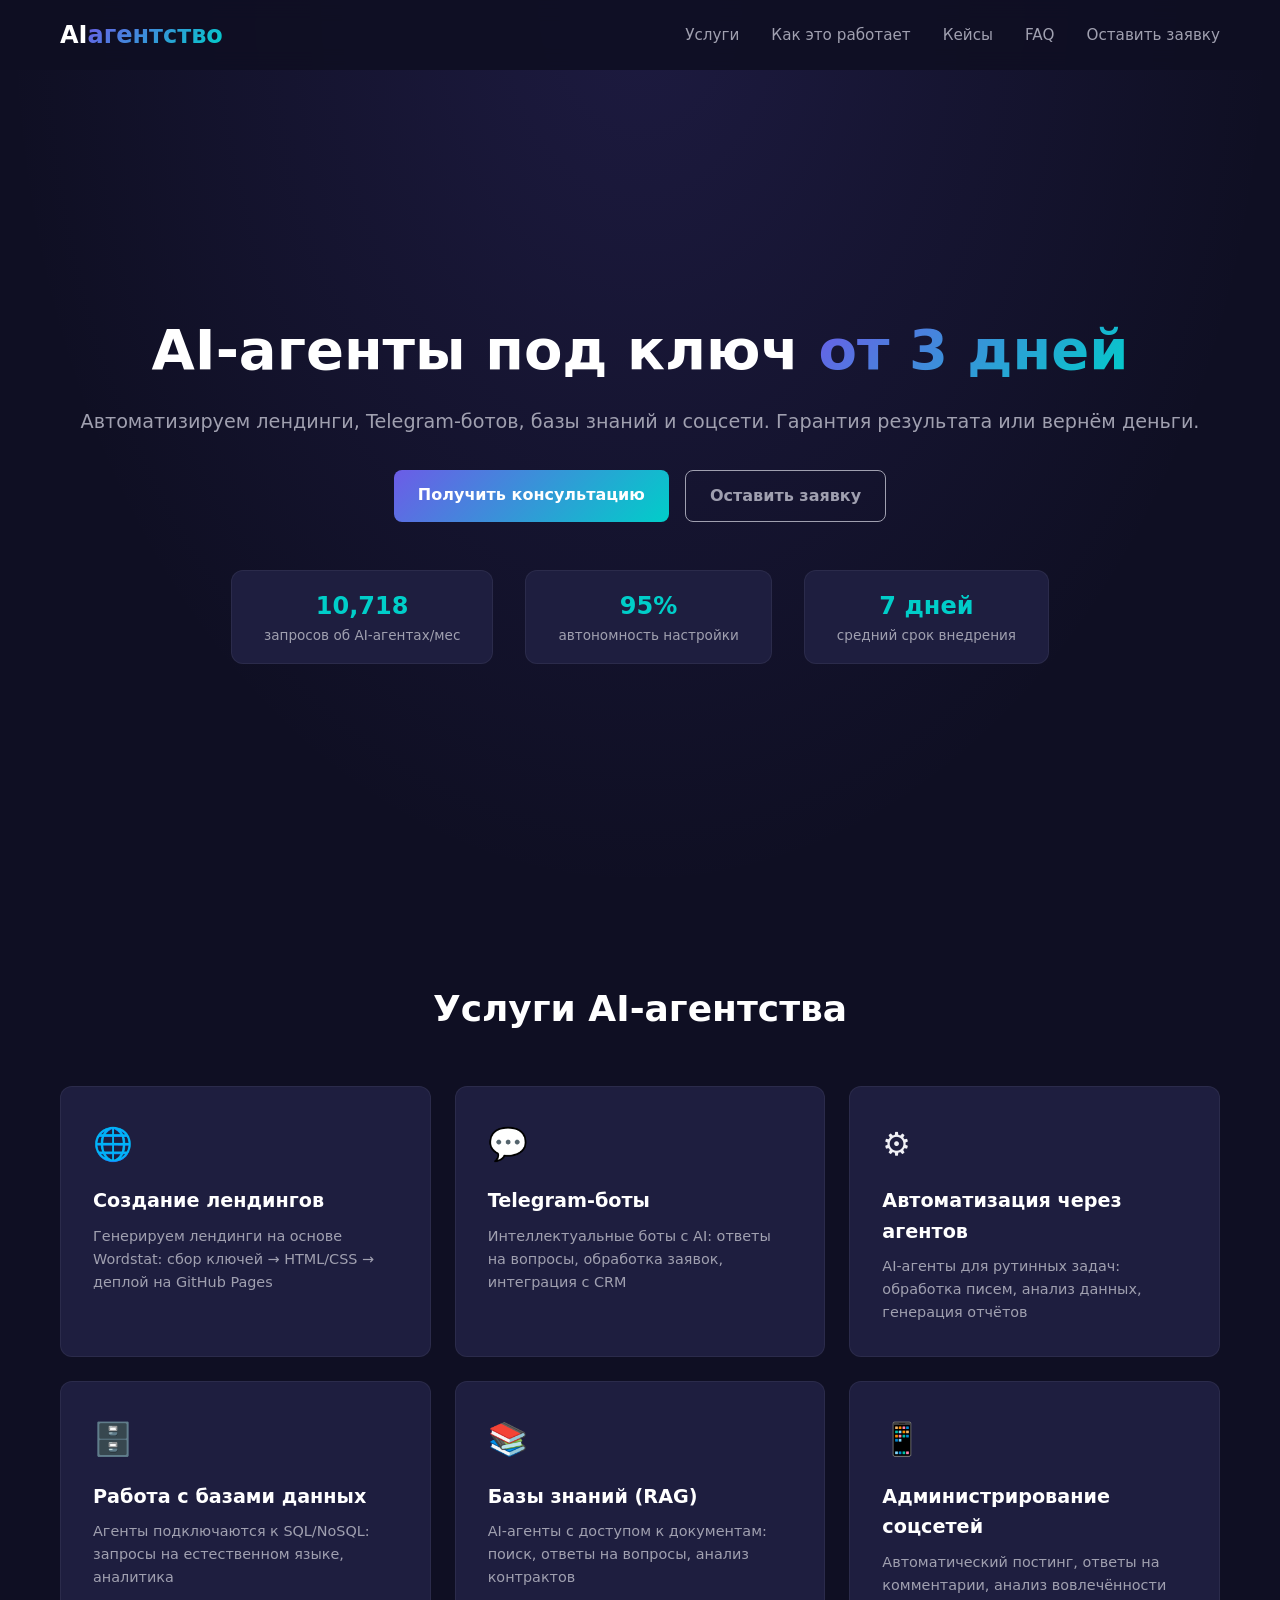
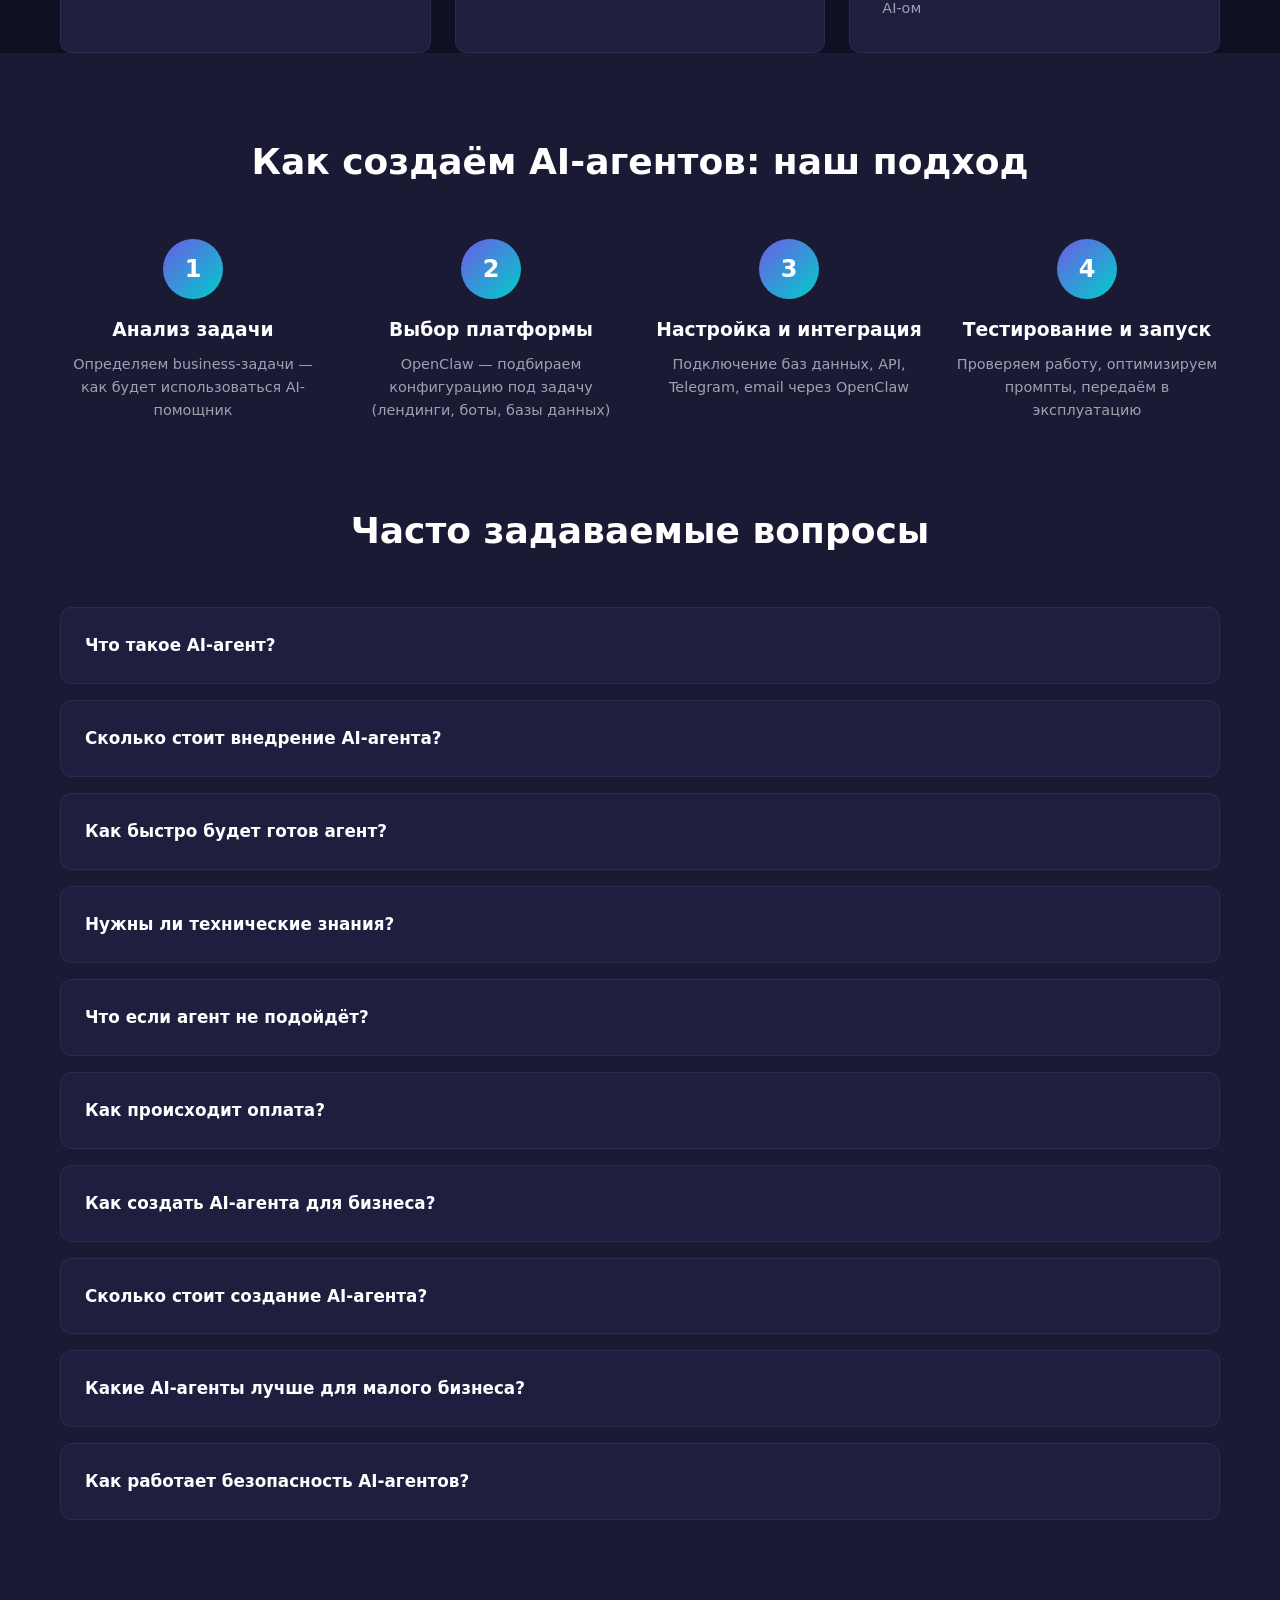
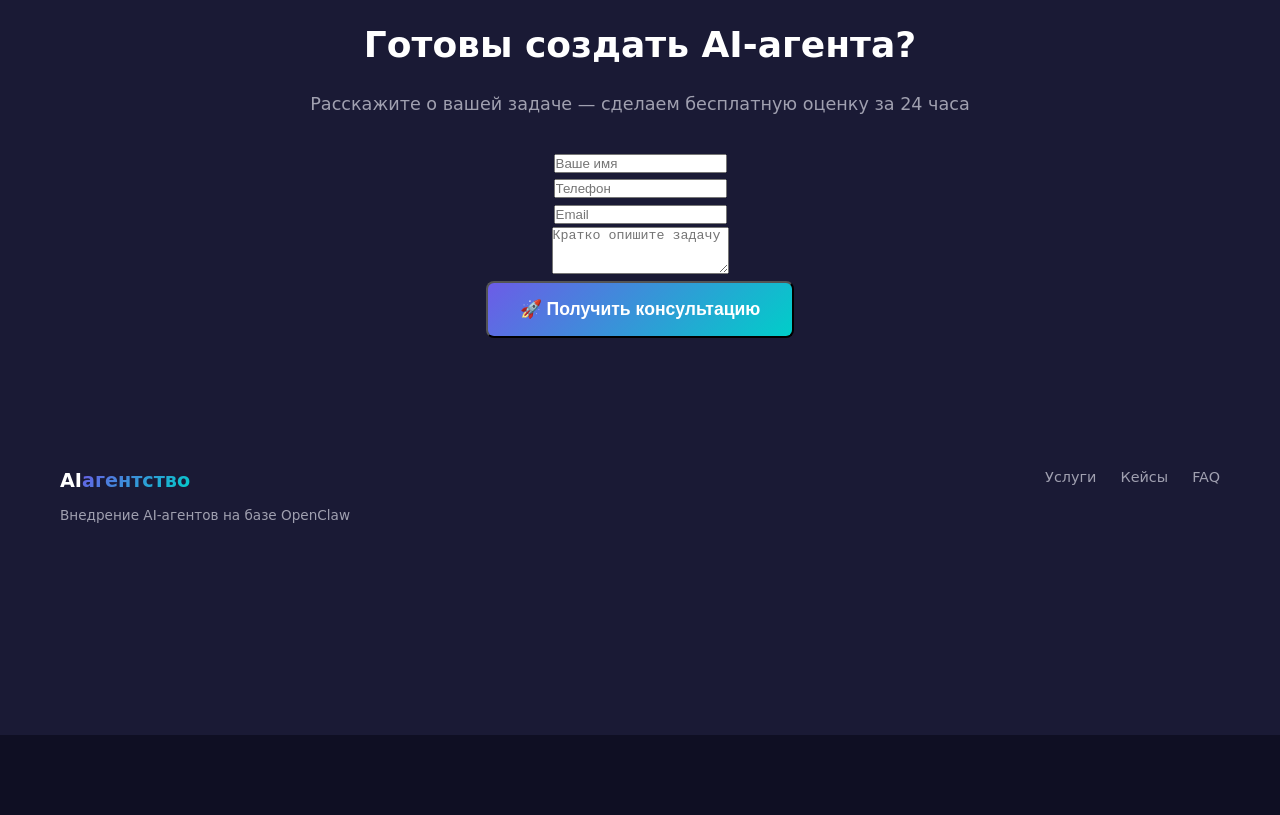
<file: ai/index.html>
﻿<!DOCTYPE html>
<html lang="ru">
<head>
    <meta charset="UTF-8">
    <meta name="viewport" content="width=device-width, initial-scale=1.0">
    <meta name="description" content="AI-агентство: внедряем AI-агентов для автоматизации бизнеса от 3 дней. Закупки, документооборот, поддержка на базе OpenClaw.">
    <meta name="keywords" content="ai агенты для бизнеса, внедрение ai агентов, создание ai агента, разработка ai агентов, ai агент закупки, автоматизация закупок ai, openclaw настройка, ai агент для тендеров">
    <title>AI-агентство — Внедрение AI-агентов для бизнеса | OpenClaw</title>
    <link rel="stylesheet" href="style.css">
</head>
<!-- Yandex.Metrika counter -->
<script type="text/javascript">
 (function(m,e,t,r,i,k,a){
 m[i]=m[i]||function(){(m[i].a=m[i].a||[]).push(arguments)};
 m[i].l=1*new Date();
 for (var j = 0; j < document.scripts.length; j++) {if (document.scripts[j].src === r) { return; }}
 k=e.createElement(t),a=e.getElementsByTagName(t)[0],k.async=1,k.src=r,a.parentNode.insertBefore(k,a)
 })(window, document,'script','https://mc.yandex.ru/metrika/tag.js?id=108398747', 'ym');

 ym(108398747, 'init', {ssr:true, webvisor:true, clickmap:true, ecommerce:"dataLayer", referrer: document.referrer, url: location.href, accurateTrackBounce:true, trackLinks:true});
</script>
<noscript><div><img src="https://mc.yandex.ru/watch/108398747" style="position:absolute; left:-9999px;" alt="" /></div></noscript>
<!-- /Yandex.Metrika counter -->
<!-- Wordstat-based landing page — Generated 2026-04-04 -->
<!-- Source: Yandex Wordstat API (фразы + региональный анализ) -->
<body>
    <!-- Header -->
    <header class="hero">
        <nav>
            <div class="container nav-flex">
                <a href="#" class="logo">AI<span class="accent">агентство</span></a>
                <ul class="menu">
                    <li><a href="#services">Услуги</a></li>
                    <li><a href="#how-it-works">Как это работает</a></li>
                    <li><a href="#cases">Кейсы</a></li>
                    <li><a href="#faq">FAQ</a></li>
                    <li><a href="#cta-section" class="btn-cta">Оставить заявку</a></li>
                </ul>
            </div>
        </nav>
        <div class="container hero-content">
            <h1>AI-агенты под ключ <span class="accent">от 3 дней</span></h1>
            <p class="hero-sub">Автоматизируем лендинги, Telegram-ботов, базы знаний и соцсети. Гарантия результата или вернём деньги.</p>
            <div class="hero-actions">
                <a href="#cta-section" class="btn-primary">Получить консультацию</a>
                <a href="#cta-section" class="btn-secondary">Оставить заявку</a>
            </div>
            <div class="hero-stats">
                <div class="stat">
                    <div class="stat-number">10,718</div>
                    <div class="stat-label">запросов об AI-агентах/мес</div>
                </div>
                <div class="stat">
                    <div class="stat-number">95%</div>
                    <div class="stat-label">автономность настройки</div>
                </div>
                <div class="stat">
                    <div class="stat-number">7 дней</div>
                    <div class="stat-label">средний срок внедрения</div>
                </div>
            </div>
            </div>
        </div>
    </header>

    <main>
        <section id="services" class="services">
            <div class="container">
                <h2>Услуги AI-агентства</h2>
                <div class="services-grid">
                    <div class="service-card">
                        <div class="service-icon">🌐</div>
                        <h3>Создание лендингов</h3>
                        <p>Генерируем лендинги на основе Wordstat: сбор ключей → HTML/CSS → деплой на GitHub Pages</p>
                    </div>
                    <div class="service-card">
                        <div class="service-icon">💬</div>
                        <h3>Telegram-боты</h3>
                        <p>Интеллектуальные боты с AI: ответы на вопросы, обработка заявок, интеграция с CRM</p>
                    </div>
                    <div class="service-card">
                        <div class="service-icon">⚙️</div>
                        <h3>Автоматизация через агентов</h3>
                        <p>AI-агенты для рутинных задач: обработка писем, анализ данных, генерация отчётов</p>
                    </div>
                    <div class="service-card">
                        <div class="service-icon">🗄️</div>
                        <h3>Работа с базами данных</h3>
                        <p>Агенты подключаются к SQL/NoSQL: запросы на естественном языке, аналитика</p>
                    </div>
                    <div class="service-card">
                        <div class="service-icon">📚</div>
                        <h3>Базы знаний (RAG)</h3>
                        <p>AI-агенты с доступом к документам: поиск, ответы на вопросы, анализ контрактов</p>
                    </div>
                    <div class="service-card">
                        <div class="service-icon">📱</div>
                        <h3>Администрирование соцсетей</h3>
                        <p>Автоматический постинг, ответы на комментарии, анализ вовлечённости AI-ом</p>
                    </div>
                </div>
            </div>
                        

        <section id="how-it-works" class="steps">
            <div class="container">
                <h2>Как создаём AI-агентов: наш подход</h2>
                <div class="steps-grid">
                    <div class="step">
                        <div class="step-num">1</div>
                        <h3>Анализ задачи</h3>
                        <p>Определяем business-задачи — как будет использоваться AI-помощник</p>
                    </div>
                    <div class="step">
                        <div class="step-num">2</div>
                        <h3>Выбор платформы</h3>
                        <p>OpenClaw — подбираем конфигурацию под задачу (лендинги, боты, базы данных)</p>
                    </div>
                    <div class="step">
                        <div class="step-num">3</div>
                        <h3>Настройка и интеграция</h3>
                        <p>Подключение баз данных, API, Telegram, email через OpenClaw</p>
                    </div>
                    <div class="step">
                        <div class="step-num">4</div>
                        <h3>Тестирование и запуск</h3>
                        <p>Проверяем работу, оптимизируем промпты, передаём в эксплуатацию</p>
                    </div>
                </div>
            </div>
                        

        <section id="faq" class="faq">
            <div class="container">
                <h2>Часто задаваемые вопросы</h2>
                <div class="faq-grid">
                    <details>
                        <summary>Что такое AI-агент?</summary>
                        <p>AI-агент — это программа на базе нейросетей, которая автоматизирует задачи: отвечает на вопросы в Telegram, создаёт лендинги, анализирует данные, постит в соцсети.</p>
                    </details>
                    <details>
                        <summary>Сколько стоит внедрение AI-агента?</summary>
                        <p>От 30 000 ₽ за простого Telegram-бота до 100 000+ ₽ за комплексную автоматизацию с базами данных и интеграциями.</p>
                    </details>
                    <details>
                        <summary>Как быстро будет готов агент?</summary>
                        <p>Простые агенты (лендинги, боты) — 1-3 дня. Сложные (базы данных, RAG) — 5-7 дней.</p>
                    </details>
                    <details>
                        <summary>Нужны ли технические знания?</summary>
                        <p>Нет. Мы настраиваем всё под ключ. Вы получаете готового агента и инструкцию по использованию.</p>
                    </details>
                    <details>
                        <summary>Что если агент не подойдёт?</summary>
                        <p>Гарантия 7 дней. Если агент не решает вашу задачу — дорабатываем бесплатно или возвращаем деньги.</p>
                    </details>
                    <details>
                        <summary>Как происходит оплата?</summary>
                        <p>50% предоплата, 50% после приёмки работы. Принимаем переводы, безналичный расчёт.</p>
                    </details>
                    <details>
                        <summary>Как создать AI-агента для бизнеса?</summary>
                        <p>Мы начинаем с анализа вашей задачи, настраиваем интеграцию с вашими системами и тестируем перед запуском. Средний срок — от 3 дней до 2 недель.</p>
                    </details>
                    <details>
                        <summary>Сколько стоит создание AI-агента?</summary>
                        <p>Зависит от сложности: простой чат-бот — от 15 000 ₽, комплексная система с несколькими агентами — от 100 000 ₽. Мы делаем оценку бесплатно после анализа задачи.</p>
                    </details>
                    <details>
                        <summary>Какие AI-агенты лучше для малого бизнеса?</summary>
                        <p>Для малого бизнеса лучше всего подходят: чат-боты (Telegram/WhatsApp), агенты для автоматизации отчётов, и AI-ассистенты для поддержки клиентов — всё это можно запустить за 1-3 дня.</p>
                    </details>
                    <details>
                        <summary>Как работает безопасность AI-агентов?</summary>
                        <p>Мы настраиваем контроль доступа, логирование, ограничение на использование внешних API и встроенные проверки безопасности. Для локальных агентов — данные полностью изолированы.</p>
                    </details>
                </div>
            </div>
                        

        <!-- CTA Section with Form -->
        <section id="cta-section" class="cta">
            <div class="container">
                <h2>Готовы создать AI-агента?</h2>
                <p>Расскажите о вашей задаче — сделаем бесплатную оценку за 24 часа</p>
                <form class="cta-form" action="https://formspree.io/f/mjgppqee" method="POST" onsubmit="submitForm(event)"> <div class="form-group"> <input type="text" name="name" placeholder="Ваше имя" required> </div> <div class="form-group"> <input type="tel" name="phone" placeholder="Телефон" required> </div> <div class="form-group"> <input type="email" name="email" placeholder="Email"> </div> <div class="form-group"> <textarea name="message" rows="3" placeholder="Кратко опишите задачу"></textarea> </div> <button type="submit" class="btn-primary btn-large">🚀 Получить консультацию</button> </form>
            </div>
        </section>

    <footer>
        <div class="container footer-content">
            <div class="footer-brand">
                <strong>AI<span class="accent">агентство</span></strong>
                <p>Внедрение AI-агентов на базе OpenClaw</p>
            </div>
            <div class="footer-links">
                <a href="#services">Услуги</a>
                <a href="#cases">Кейсы</a>
                <a href="#faq">FAQ</a>
            </div>
            
        </div>
    </footer>
<script>
function submitForm(e) { e.preventDefault(); const form = e.target; const btn = form.querySelector('button[type=submit]'); btn.textContent = '⏳ Отправка...'; btn.disabled = true; fetch(form.action, { method: 'POST', body: new FormData(form), headers: { 'Accept': 'application/json' } }).then(r => { if (r.ok) { alert('✅ Заявка отправлена! Свяжемся в течение часа.'); form.reset(); } else { alert('❌ Ошибка. Попробуйте позже.'); } btn.textContent = '🚀 Получить консультацию'; btn.disabled = false; }).catch(() => { alert('❌ Ошибка соединения'); btn.textContent = '🚀 Получить консультацию'; btn.disabled = false; }); }
</script>
</body>
</html>
</file>
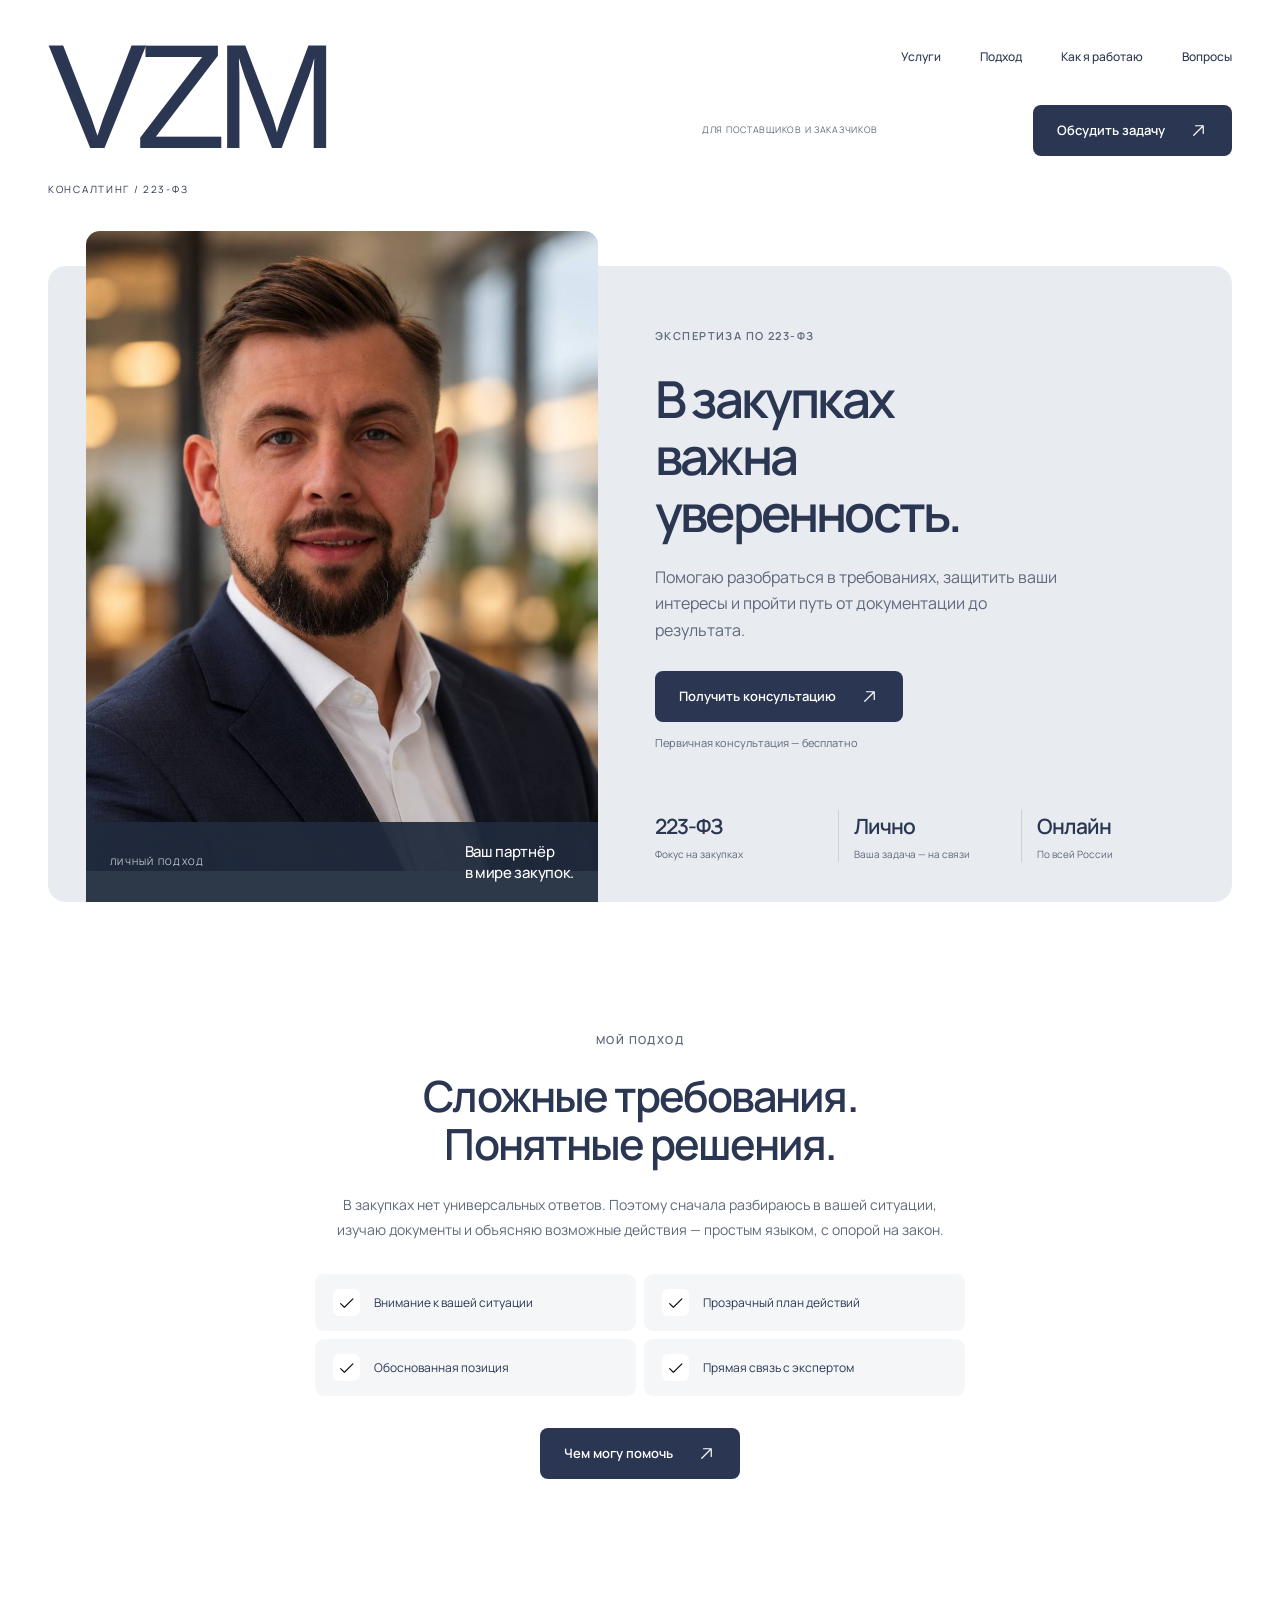
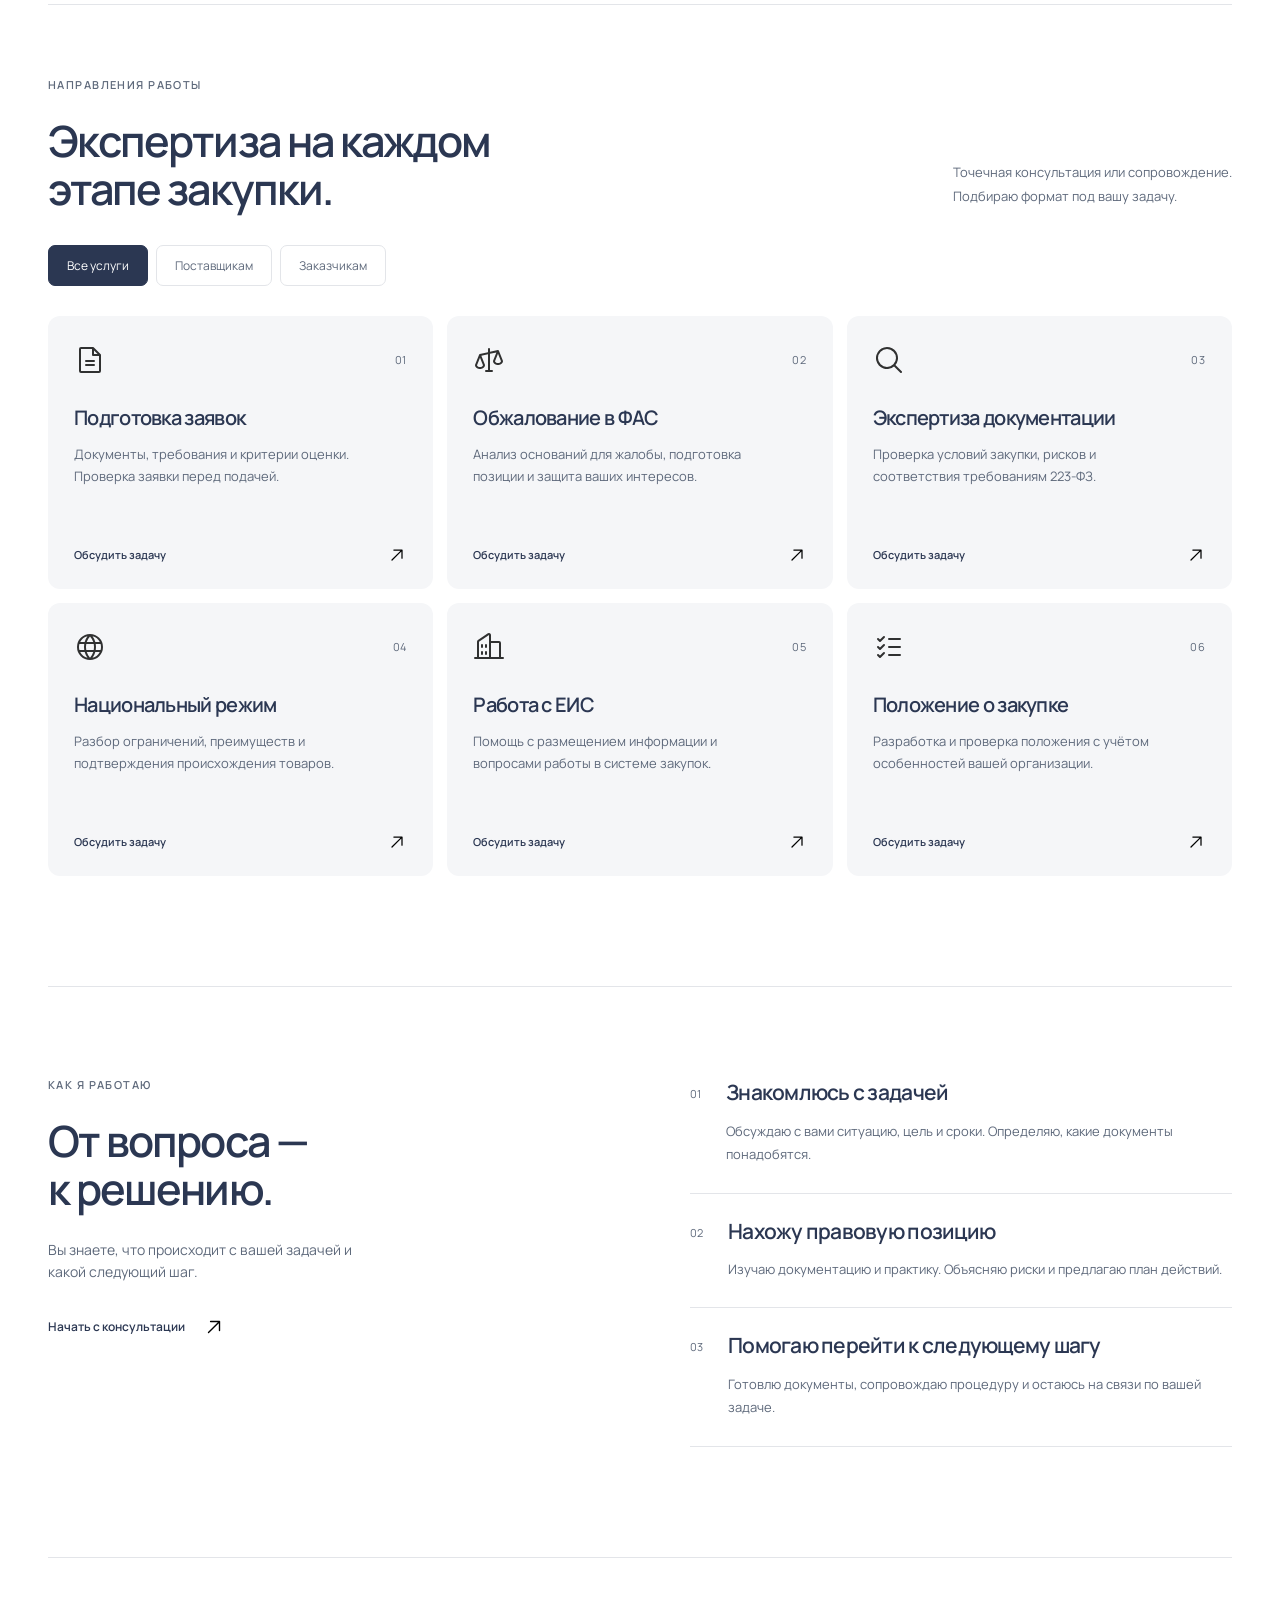
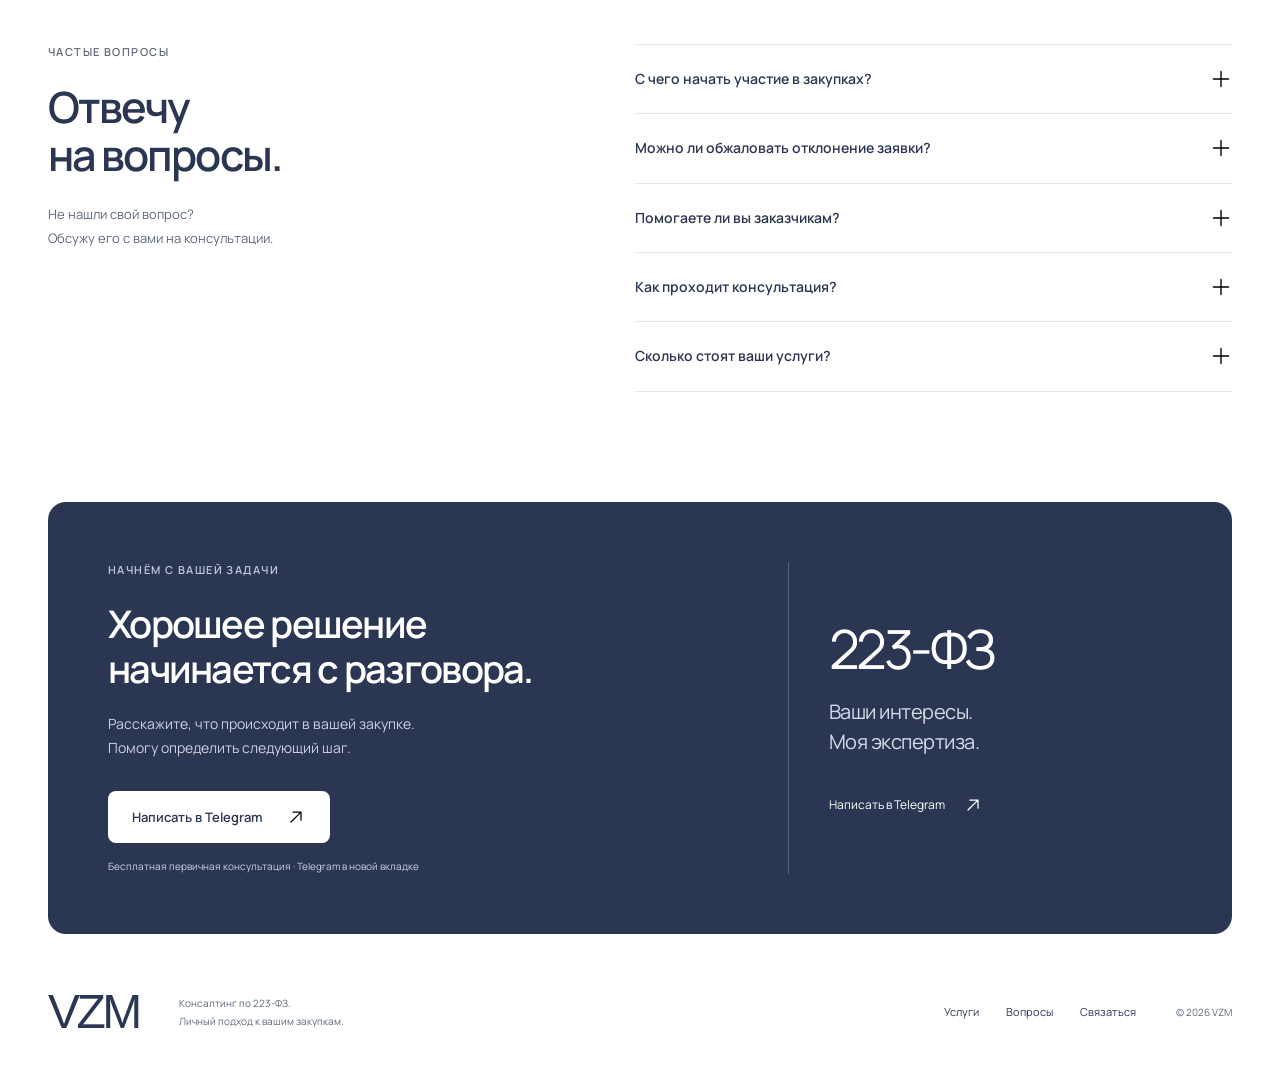
<file: consulting-223fz/index.html>
<!doctype html>
<html lang="ru">
  <head>
    <meta charset="UTF-8" />
    <meta name="viewport" content="width=device-width, initial-scale=1.0" />

    <!-- SEO Meta Tags -->
    <title>Консультации по 223-ФЗ | Экспертиза для участников закупок</title>
    <meta
      name="description"
      content="Консультации и экспертиза по 223-ФЗ. Помогаю участникам закупок: подготовка заявок, обжалование, нацрежим, ЕИС. Бесплатная первичная консультация."
    />
    <meta
      name="keywords"
      content="223 фз, 223-ФЗ о закупках, участии в закупках, консультация 223 фз, экспертиза 223 фз, положение о закупке, жалоба 223 фз, нацрежим, ЕИС"
    />
    <meta name="author" content="Консалтинг 223-ФЗ" />
    <meta name="robots" content="index, follow" />
    <link
      rel="canonical"
      href="https://muzalexei.github.io/"
    />

    <!-- Open Graph / Facebook -->
    <meta property="og:type" content="website" />
    <meta
      property="og:url"
      content="https://muzalexei.github.io/"
    />
    <meta
      property="og:title"
      content="Консультации по 223-ФЗ | Экспертиза для участников закупок"
    />
    <meta
      property="og:description"
      content="Помогаю участникам закупок побеждать: подготовка, обжалование, экспертиза, нацрежим. Бесплатная консультация."
    />
    <meta
      property="og:image"
      content="https://muzalexei.github.io/consulting-223fz/assets/alexey-portrait.jpg"
    />
    <meta property="og:locale" content="ru_RU" />

    <!-- Twitter -->
    <meta name="twitter:card" content="summary_large_image" />
    <meta
      name="twitter:url"
      content="https://muzalexei.github.io/"
    />
    <meta name="twitter:title" content="Консультации по 223-ФЗ | Экспертиза" />
    <meta
      name="twitter:description"
      content="Помогаю участникам закупок побеждать по 223-ФЗ"
    />

    <link
      rel="preload"
      href="assets/manrope.ttf"
      as="font"
      type="font/ttf"
      crossorigin
    />
    <link rel="stylesheet" href="style.css" />

    <!-- Structured Data (JSON-LD) -->
    <script type="application/ld+json">
      {
        "@context": "https://schema.org",
        "@type": "ProfessionalService",
        "name": "Консультации по 223-ФЗ",
        "description": "Экспертиза и консультации для участников закупок по 223-ФЗ",
        "url": "https://muzalexei.github.io/",
        "areaServed": "Россия",
        "serviceType": [
          "Консультации по закупкам",
          "Экспертиза 223-ФЗ",
          "Подготовка заявок"
        ],
        "offers": {
          "@type": "Offer",
          "price": "0",
          "priceCurrency": "RUB",
          "description": "Первичная консультация бесплатно"
        },
        "contactPoint": {
          "@type": "ContactPoint",
          "contactType": "customer service",
          "availableLanguage": "Russian"
        }
      }
    </script>
  </head>

  <body>
    <!-- Yandex.Metrika counter -->
    <script type="text/javascript">
      (function (m, e, t, r, i, k, a) {
        m[i] =
          m[i] ||
          function () {
            (m[i].a = m[i].a || []).push(arguments);
          };
        m[i].l = 1 * new Date();
        for (var j = 0; j < document.scripts.length; j++) {
          if (document.scripts[j].src === r) {
            return;
          }
        }
        ((k = e.createElement(t)),
          (a = e.getElementsByTagName(t)[0]),
          (k.async = 1),
          (k.src = r),
          a.parentNode.insertBefore(k, a));
      })(
        window,
        document,
        "script",
        "https://mc.yandex.ru/metrika/tag.js?id=108398747",
        "ym",
      );

      ym(108398747, "init", {
        ssr: true,
        webvisor: true,
        clickmap: true,
        ecommerce: "dataLayer",
        referrer: document.referrer,
        url: location.href,
        accurateTrackBounce: true,
        trackLinks: true,
      });
    </script>
    <noscript
      ><div>
        <img
          src="https://mc.yandex.ru/watch/108398747"
          style="position: absolute; left: -9999px"
          alt=""
        /></div
    ></noscript>
    <!-- /Yandex.Metrika counter -->
    <a class="skip-link" href="#main">Перейти к содержимому</a>
    <header class="masthead container" id="top">
      <a class="brand" href="#top" aria-label="VZM — консалтинг по 223-ФЗ"
        >VZM<span>КОНСАЛТИНГ / 223-ФЗ</span></a
      >
      <div class="nav-area">
        <button
          class="menu-toggle"
          type="button"
          aria-controls="navigation"
          aria-expanded="false"
        >
          Меню <img src="assets/icons/list.svg" alt="" width="20" height="20" />
        </button>
        <nav id="navigation" aria-label="Основная навигация">
          <a href="#services">Услуги</a><a href="#about">Подход</a
          ><a href="#cases">Как я работаю</a><a href="#faq">Вопросы</a>
        </nav>
        <div class="nav-bottom">
          <span class="nav-note">ДЛЯ ПОСТАВЩИКОВ И ЗАКАЗЧИКОВ</span
          ><a class="button button-dark" href="#contact" data-cta
            >Обсудить задачу
            <img
              class="light-icon"
              src="assets/icons/arrow-up-right.svg"
              alt=""
              width="19"
              height="19"
          /></a>
        </div>
      </div>
    </header>
    <main id="main">
      <section class="hero container" aria-labelledby="hero-title">
        <div class="hero-panel">
          <div class="hero-portrait">
            <img
              src="assets/alexey-portrait.jpg"
              width="853"
              height="1280"
              alt="Ваш консультант по закупкам 223-ФЗ"
              fetchpriority="high"
            />
            <div class="portrait-caption">
              <span>ЛИЧНЫЙ ПОДХОД</span
              ><strong>Ваш партнёр<br />в мире закупок.</strong>
            </div>
          </div>
          <div class="hero-copy">
            <p class="eyebrow">ЭКСПЕРТИЗА ПО 223-ФЗ</p>
            <h1 id="hero-title">
              В закупках<br />важна <span>уверенность.</span>
            </h1>
            <p class="hero-description">
              Помогаю разобраться в требованиях, защитить ваши интересы и пройти
              путь от документации до результата.
            </p>
            <a class="button button-dark" href="#contact" data-cta
              >Получить консультацию
              <img
                class="light-icon"
                src="assets/icons/arrow-up-right.svg"
                alt=""
                width="19"
                height="19"
            /></a>
            <p class="hero-note">Первичная консультация — бесплатно</p>
            <div class="hero-facts">
              <div><strong>223-ФЗ</strong><span>Фокус на закупках</span></div>
              <div>
                <strong>Лично</strong><span>Ваша задача — на связи</span>
              </div>
              <div><strong>Онлайн</strong><span>По всей России</span></div>
            </div>
          </div>
        </div>
      </section>
      <section
        id="about"
        class="about section container"
        aria-labelledby="about-title"
      >
        <p class="eyebrow">МОЙ ПОДХОД</p>
        <h2 id="about-title">
          Сложные требования.<br /><span>Понятные решения.</span>
        </h2>
        <p class="section-description">
          В закупках нет универсальных ответов. Поэтому сначала разбираюсь в
          вашей ситуации, изучаю документы и объясняю возможные действия —
          простым языком, с опорой на закон.
        </p>
        <div class="benefits">
          <div>
            <img
              src="assets/icons/check.svg"
              alt=""
              width="24"
              height="24"
            />Внимание к вашей ситуации
          </div>
          <div>
            <img
              src="assets/icons/check.svg"
              alt=""
              width="24"
              height="24"
            />Прозрачный план действий
          </div>
          <div>
            <img
              src="assets/icons/check.svg"
              alt=""
              width="24"
              height="24"
            />Обоснованная позиция
          </div>
          <div>
            <img
              src="assets/icons/check.svg"
              alt=""
              width="24"
              height="24"
            />Прямая связь с экспертом
          </div>
        </div>
        <a class="button button-dark" href="#services" data-cta
          >Чем могу помочь
          <img
            class="light-icon"
            src="assets/icons/arrow-up-right.svg"
            alt=""
            width="19"
            height="19"
        /></a>
      </section>
      <section
        id="services"
        class="services section container"
        aria-labelledby="services-title"
      >
        <div class="section-heading">
          <div>
            <p class="eyebrow">НАПРАВЛЕНИЯ РАБОТЫ</p>
            <h2 id="services-title">
              Экспертиза на каждом<br />этапе закупки.
            </h2>
          </div>
          <p>
            Точечная консультация или сопровождение.<br />Подбираю формат под
            вашу задачу.
          </p>
        </div>
        <div
          class="filters"
          role="group"
          aria-label="Услуги для разных участников"
        >
          <button type="button" data-filter="all" aria-pressed="true">
            Все услуги</button
          ><button type="button" data-filter="supplier" aria-pressed="false">
            Поставщикам</button
          ><button type="button" data-filter="customer" aria-pressed="false">
            Заказчикам
          </button>
        </div>
        <div class="services-grid">
          <a
            class="service-card"
            href="#contact"
            data-audience="supplier"
            data-cta
            ><div class="service-top">
              <img
                src="assets/icons/file-text.svg"
                alt=""
                width="32"
                height="32"
              /><span>01</span>
            </div>
            <h3>Подготовка заявок</h3>
            <p>
              Документы, требования и критерии оценки. Проверка заявки перед
              подачей.
            </p>
            <span class="service-link"
              >Обсудить задачу
              <img
                src="assets/icons/arrow-up-right.svg"
                alt=""
                width="20"
                height="20" /></span
          ></a>
          <a
            class="service-card"
            href="#contact"
            data-audience="supplier"
            data-cta
            ><div class="service-top">
              <img
                src="assets/icons/scales.svg"
                alt=""
                width="32"
                height="32"
              /><span>02</span>
            </div>
            <h3>Обжалование в ФАС</h3>
            <p>
              Анализ оснований для жалобы, подготовка позиции и защита ваших
              интересов.
            </p>
            <span class="service-link"
              >Обсудить задачу
              <img
                src="assets/icons/arrow-up-right.svg"
                alt=""
                width="20"
                height="20" /></span
          ></a>
          <a
            class="service-card"
            href="#contact"
            data-audience="supplier customer"
            data-cta
            ><div class="service-top">
              <img
                src="assets/icons/magnifying-glass.svg"
                alt=""
                width="32"
                height="32"
              /><span>03</span>
            </div>
            <h3>Экспертиза документации</h3>
            <p>
              Проверка условий закупки, рисков и соответствия требованиям
              223-ФЗ.
            </p>
            <span class="service-link"
              >Обсудить задачу
              <img
                src="assets/icons/arrow-up-right.svg"
                alt=""
                width="20"
                height="20" /></span
          ></a>
          <a
            class="service-card"
            href="#contact"
            data-audience="supplier customer"
            data-cta
            ><div class="service-top">
              <img
                src="assets/icons/globe.svg"
                alt=""
                width="32"
                height="32"
              /><span>04</span>
            </div>
            <h3>Национальный режим</h3>
            <p>
              Разбор ограничений, преимуществ и подтверждения происхождения
              товаров.
            </p>
            <span class="service-link"
              >Обсудить задачу
              <img
                src="assets/icons/arrow-up-right.svg"
                alt=""
                width="20"
                height="20" /></span
          ></a>
          <a
            class="service-card"
            href="#contact"
            data-audience="customer"
            data-cta
            ><div class="service-top">
              <img
                src="assets/icons/buildings.svg"
                alt=""
                width="32"
                height="32"
              /><span>05</span>
            </div>
            <h3>Работа с ЕИС</h3>
            <p>
              Помощь с размещением информации и вопросами работы в системе
              закупок.
            </p>
            <span class="service-link"
              >Обсудить задачу
              <img
                src="assets/icons/arrow-up-right.svg"
                alt=""
                width="20"
                height="20" /></span
          ></a>
          <a
            class="service-card"
            href="#contact"
            data-audience="customer"
            data-cta
            ><div class="service-top">
              <img
                src="assets/icons/list-checks.svg"
                alt=""
                width="32"
                height="32"
              /><span>06</span>
            </div>
            <h3>Положение о закупке</h3>
            <p>
              Разработка и проверка положения с учётом особенностей вашей
              организации.
            </p>
            <span class="service-link"
              >Обсудить задачу
              <img
                src="assets/icons/arrow-up-right.svg"
                alt=""
                width="20"
                height="20" /></span
          ></a>
        </div>
        <p
          class="visually-hidden"
          id="filter-status"
          role="status"
          aria-live="polite"
        ></p>
      </section>
      <section
        id="cases"
        class="process section container"
        aria-labelledby="process-title"
      >
        <div class="process-intro">
          <p class="eyebrow">КАК Я РАБОТАЮ</p>
          <h2 id="process-title">От вопроса —<br />к решению.</h2>
          <p>
            Вы знаете, что происходит с вашей задачей и какой следующий шаг.
          </p>
          <a class="text-link" href="#contact" data-cta
            >Начать с консультации
            <img
              src="assets/icons/arrow-up-right.svg"
              alt=""
              width="22"
              height="22"
          /></a>
        </div>
        <ol class="steps">
          <li>
            <span>01</span>
            <div>
              <h3>Знакомлюсь с задачей</h3>
              <p>
                Обсуждаю с вами ситуацию, цель и сроки. Определяю, какие документы
                понадобятся.
              </p>
            </div>
          </li>
          <li>
            <span>02</span>
            <div>
              <h3>Нахожу правовую позицию</h3>
              <p>
                Изучаю документацию и практику. Объясняю риски и предлагаю
                план действий.
              </p>
            </div>
          </li>
          <li>
            <span>03</span>
            <div>
              <h3>Помогаю перейти к следующему шагу</h3>
              <p>
                Готовлю документы, сопровождаю процедуру и остаюсь на связи по
                вашей задаче.
              </p>
            </div>
          </li>
        </ol>
      </section>
      <section
        id="faq"
        class="faq section container"
        aria-labelledby="faq-title"
      >
        <div class="faq-intro">
          <p class="eyebrow">ЧАСТЫЕ ВОПРОСЫ</p>
          <h2 id="faq-title">Отвечу<br />на вопросы.</h2>
          <p>Не нашли свой вопрос?<br />Обсужу его с вами на консультации.</p>
        </div>
        <div class="faq-items">
          <details>
            <summary>
              С чего начать участие в закупках?<img
                src="assets/icons/plus.svg"
                alt=""
                width="22"
                height="22"
              />
            </summary>
            <p>
              Начните с изучения документации конкретной закупки: требований к
              участникам, сроков, критериев оценки и порядка подачи заявки. На
              консультации разберу ваш случай и необходимые документы.
            </p>
          </details>
          <details>
            <summary>
              Можно ли обжаловать отклонение заявки?<img
                src="assets/icons/plus.svg"
                alt=""
                width="22"
                height="22"
              />
            </summary>
            <p>
              Возможность и порядок обжалования зависят от оснований отклонения
              и стадии закупки. Для оценки нужны извещение, документация, ваша
              заявка и протокол. Сроки проверяем отдельно по конкретной
              ситуации.
            </p>
          </details>
          <details>
            <summary>
              Помогаете ли вы заказчикам?<img
                src="assets/icons/plus.svg"
                alt=""
                width="22"
                height="22"
              />
            </summary>
            <p>
              Да. Можно обратиться за проверкой закупочной документации,
              разработкой положения о закупке, разбором национального режима и
              вопросами размещения информации в ЕИС.
            </p>
          </details>
          <details>
            <summary>
              Как проходит консультация?<img
                src="assets/icons/plus.svg"
                alt=""
                width="22"
                height="22"
              />
            </summary>
            <p>
              Вы оставляете заявку и кратко описываете задачу. После этого
              согласую с вами удобный формат общения и документы, которые нужно
              изучить. Работать можно дистанционно.
            </p>
          </details>
          <details>
            <summary>
              Сколько стоят ваши услуги?<img
                src="assets/icons/plus.svg"
                alt=""
                width="22"
                height="22"
              />
            </summary>
            <p>
              Первичная консультация — бесплатно. Стоимость дальнейшей работы
              зависит от объёма документов, сложности и сроков. Формат и
              стоимость согласую с вами до начала работы.
            </p>
          </details>
        </div>
      </section>
      <section
        id="contact"
        class="contact container"
        aria-labelledby="contact-title"
      >
        <div class="contact-copy">
          <p class="eyebrow">НАЧНЁМ С ВАШЕЙ ЗАДАЧИ</p>
          <h2 id="contact-title">
            Хорошее решение<br />начинается с разговора.
          </h2>
          <p>
            Расскажите, что происходит в вашей закупке.<br />Помогу определить
            следующий шаг.
          </p>
          <a
            href="https://t.me/thevzm"
            target="_blank"
            rel="noopener"
            class="button button-white"
            id="contactLink"
            data-cta
            >Написать в Telegram
            <img
              src="assets/icons/arrow-up-right.svg"
              alt=""
              width="20"
              height="20" /></a
          ><span class="contact-note"
            >Бесплатная первичная консультация · Telegram в новой вкладке</span
          >
        </div>
        <div class="contact-aside">
          <span>223-ФЗ</span>
          <p>Ваши интересы.<br />Моя экспертиза.</p>
          <a href="https://t.me/thevzm" target="_blank" rel="noopener"
            >Написать в Telegram
            <img
              class="light-icon"
              src="assets/icons/arrow-up-right.svg"
              alt=""
              width="20"
              height="20"
          /></a>
        </div>
      </section>
    </main>
    <footer class="container footer">
      <a href="#top" class="footer-brand" aria-label="VZM — наверх">VZM</a>
      <p>Консалтинг по 223-ФЗ.<br />Личный подход к вашим закупкам.</p>
      <div>
        <a href="#services">Услуги</a><a href="#faq">Вопросы</a
        ><a href="#contact">Связаться</a>
      </div>
      <span>© <span id="year">2026</span> VZM</span>
    </footer>
    <script src="script.js" defer></script>
  </body>
</html>
</file>
<file: consulting-223fz/style.css>
@font-face {
  font-family: Manrope;
  src: url("assets/manrope.ttf") format("truetype");
  font-style: normal;
  font-weight: 500;
  font-display: swap;
}
@font-face {
  font-family: Manrope;
  src: url("assets/manrope-400.ttf") format("truetype");
  font-style: normal;
  font-weight: 400;
  font-display: swap;
}
@font-face {
  font-family: Manrope;
  src: url("assets/manrope-600.ttf") format("truetype");
  font-style: normal;
  font-weight: 600;
  font-display: swap;
}
@font-face {
  font-family: Manrope;
  src: url("assets/manrope-700.ttf") format("truetype");
  font-style: normal;
  font-weight: 700 800;
  font-display: swap;
}
:root {
  --ink: #2b3752;
  --muted: #5e697b;
  --line: #e3e5e9;
  --surface: #f5f6f8;
  --hero: #e8ebf0;
  --white: #fff;
  --radius: 18px;
}
* {
  box-sizing: border-box;
}
html {
  scroll-behavior: smooth;
  scroll-padding-top: 28px;
}
body {
  margin: 0;
  background: #fff;
  color: var(--ink);
  font-family: Manrope, Arial, sans-serif;
  font-size: 16px;
  line-height: 1.6;
}
a {
  color: inherit;
  text-decoration: none;
}
button {
  font: inherit;
  cursor: pointer;
}
img {
  max-width: 100%;
  display: block;
}
h1,
h2,
h3,
p {
  margin: 0;
}
h1,
h2,
h3 {
  font-weight: 600;
  line-height: 1.12;
  letter-spacing: -0.045em;
}
h2 {
  font-size: 43px;
}
h3 {
  font-size: 21px;
}
a,
button,
summary {
  -webkit-tap-highlight-color: transparent;
}
a:focus-visible,
button:focus-visible,
summary:focus-visible {
  outline: 3px solid #486caf;
  outline-offset: 6px;
}
button[hidden],
[hidden] {
  display: none !important;
}
.container {
  width: calc(100% - 96px);
  max-width: 1280px;
  margin-inline: auto;
}
.section {
  padding-block: 110px;
}
.eyebrow {
  font-size: 11px;
  line-height: 1.4;
  letter-spacing: 0.13em;
  font-weight: 600;
  color: var(--muted);
  margin-bottom: 24px;
}
.button {
  display: inline-flex;
  align-items: center;
  justify-content: center;
  gap: 24px;
  min-height: 51px;
  padding: 15px 23px;
  border: 1px solid transparent;
  border-radius: 8px;
  font-size: 13px;
  font-weight: 600;
  line-height: 1.3;
  transition:
    background 0.2s,
    transform 0.2s;
}
.button:hover {
  transform: translateY(-2px);
}
.button-dark {
  color: white;
  background: var(--ink);
}
.button-dark:hover {
  background: #1b2843;
}
.button-white {
  background: white;
  color: var(--ink);
}
.button-white:hover {
  background: #edf0f5;
}
.light-icon {
  filter: invert(1);
}
.skip-link {
  position: absolute;
  z-index: 30;
  top: -100px;
  left: 20px;
  background: var(--ink);
  color: white;
  padding: 12px 20px;
}
.skip-link:focus {
  top: 12px;
}
.visually-hidden {
  position: absolute;
  width: 1px;
  height: 1px;
  padding: 0;
  margin: -1px;
  overflow: hidden;
  clip: rect(0, 0, 0, 0);
  white-space: nowrap;
  border: 0;
}
.masthead {
  display: flex;
  align-items: flex-start;
  justify-content: space-between;
  padding-top: 30px;
  padding-bottom: 70px;
  gap: 60px;
}
.brand {
  font-family: Arial, sans-serif;
  font-size: 148px;
  font-weight: 400;
  letter-spacing: -0.075em;
  line-height: 0.9;
  display: block;
}
.brand span {
  font-family: Manrope, Arial, sans-serif;
  font-size: 10px;
  letter-spacing: 0.17em;
  line-height: 1.4;
  margin-top: 19px;
  display: block;
}
.nav-area {
  width: 530px;
  padding-top: 13px;
}
nav {
  display: flex;
  gap: 39px;
  justify-content: flex-end;
}
nav a {
  font-size: 12px;
  font-weight: 500;
  color: var(--ink);
  padding-block: 4px;
}
nav a:hover,
.footer a:hover {
  color: #5c79a9;
}
.nav-bottom {
  margin-top: 35px;
  display: flex;
  align-items: center;
  justify-content: space-between;
  gap: 24px;
}
.nav-note {
  font-size: 9px;
  letter-spacing: 0.08em;
  color: var(--muted);
}
.menu-toggle {
  display: none;
}
.hero-panel {
  background: var(--hero);
  border-radius: var(--radius);
  display: grid;
  grid-template-columns: 1fr 1fr;
  gap: 30px;
  min-height: 575px;
  position: relative;
}
.hero-portrait {
  position: relative;
  width: calc(100% - 65px);
  margin-left: 38px;
  margin-top: -35px;
  align-self: stretch;
}
.hero-portrait > img {
  width: 100%;
  height: calc(100% + 0px);
  max-height: 640px;
  object-fit: cover;
  object-position: center 22%;
  border-radius: 14px 14px 0 0;
}
.portrait-caption {
  position: absolute;
  bottom: 0;
  left: 0;
  right: 0;
  padding: 19px 24px;
  background: rgba(32, 42, 61, 0.93);
  color: #fff;
  display: flex;
  align-items: center;
  justify-content: space-between;
  gap: 20px;
}
.portrait-caption span {
  font-size: 9px;
  letter-spacing: 0.14em;
  color: #d0d6e2;
}
.portrait-caption strong {
  font-size: 15px;
  font-weight: 500;
  line-height: 1.4;
  letter-spacing: -0.02em;
}
.hero-copy {
  padding: 62px 44px 40px 0;
}
.hero-copy .eyebrow {
  margin-bottom: 26px;
}
h1 {
  font-size: 51px;
  letter-spacing: -0.055em;
  line-height: 1.12;
}
h1 span {
  display: block;
}
.hero-description {
  font-size: 16px;
  line-height: 1.65;
  color: #5e697b;
  max-width: 410px;
  margin-top: 23px;
  margin-bottom: 28px;
}
.hero-note {
  font-size: 11px;
  color: var(--muted);
  margin-top: 12px;
}
.hero-facts {
  display: grid;
  grid-template-columns: repeat(3, 1fr);
  margin-top: 58px;
  gap: 16px;
}
.hero-facts > div {
  padding-left: 15px;
  border-left: 1px solid #cad0dc;
}
.hero-facts > div:first-child {
  padding-left: 0;
  border-left: 0;
}
.hero-facts strong {
  display: block;
  font-size: 21px;
  font-weight: 600;
  letter-spacing: -0.05em;
}
.hero-facts span {
  display: block;
  font-size: 10px;
  color: var(--muted);
  margin-top: 3px;
}
.about {
  text-align: center;
  padding-top: 130px;
  padding-bottom: 125px;
}
.about h2 span {
  color: var(--ink);
}
.section-description {
  max-width: 640px;
  margin: 24px auto 0;
  color: var(--muted);
  font-size: 14px;
  line-height: 1.8;
}
.benefits {
  max-width: 650px;
  margin: 32px auto;
  display: grid;
  grid-template-columns: 1fr 1fr;
  gap: 8px;
}
.benefits > div {
  display: flex;
  align-items: center;
  text-align: left;
  gap: 14px;
  background: var(--surface);
  padding: 15px 18px;
  border-radius: 9px;
  font-size: 12px;
}
.benefits img {
  padding: 5px;
  background: white;
  box-sizing: content-box;
  border-radius: 6px;
  width: 17px;
  height: 17px;
}
.services {
  border-top: 1px solid var(--line);
  padding-top: 72px;
}
.section-heading {
  display: flex;
  justify-content: space-between;
  align-items: flex-end;
  gap: 40px;
}
.section-heading > p {
  font-size: 13px;
  color: var(--muted);
  line-height: 1.8;
  margin-bottom: 5px;
}
.filters {
  display: flex;
  gap: 8px;
  margin-top: 32px;
  margin-bottom: 30px;
}
.filters button {
  padding: 10px 18px;
  border: 1px solid var(--line);
  color: var(--muted);
  border-radius: 7px;
  background: white;
  font-size: 12px;
  transition:
    background 0.2s,
    color 0.2s;
}
.filters button[aria-pressed="true"] {
  background: var(--ink);
  color: white;
  border-color: var(--ink);
}
.filters button:hover {
  border-color: var(--ink);
}
.services-grid {
  display: grid;
  grid-template-columns: repeat(3, 1fr);
  gap: 14px;
}
.service-card {
  background: var(--surface);
  padding: 28px 26px 24px;
  border-radius: 12px;
  display: flex;
  flex-direction: column;
  min-height: 273px;
  transition:
    background 0.2s,
    transform 0.2s;
}
.service-card:hover {
  background: #e9edf3;
  transform: translateY(-3px);
}
.service-top {
  display: flex;
  align-items: center;
  justify-content: space-between;
  margin-bottom: 31px;
}
.service-top img {
  opacity: 0.8;
}
.service-top span {
  font-size: 11px;
  letter-spacing: 0.08em;
  color: #5e697b;
}
.service-card h3 {
  font-size: 20px;
  letter-spacing: -0.035em;
}
.service-card p {
  color: var(--muted);
  font-size: 13px;
  line-height: 1.7;
  margin-top: 13px;
  margin-bottom: 26px;
  max-width: 310px;
}
.service-link {
  font-size: 11px;
  font-weight: 600;
  display: flex;
  align-items: center;
  justify-content: space-between;
  margin-top: auto;
}
.process {
  display: grid;
  grid-template-columns: 1fr 1fr;
  gap: 100px;
  border-top: 1px solid var(--line);
  padding-top: 90px;
}
.process-intro > p:not(.eyebrow) {
  font-size: 14px;
  color: var(--muted);
  max-width: 320px;
  margin-top: 26px;
}
.text-link {
  display: inline-flex;
  align-items: center;
  gap: 18px;
  font-size: 12px;
  font-weight: 600;
  margin-top: 32px;
}
.text-link:hover {
  text-decoration: underline;
}
.steps {
  list-style: none;
  margin: 0;
  padding: 0;
}
.steps li {
  display: flex;
  gap: 25px;
  border-bottom: 1px solid var(--line);
  padding: 26px 0;
}
.steps li:first-child {
  padding-top: 4px;
}
.steps li > span {
  font-size: 11px;
  color: var(--muted);
  padding-top: 4px;
}
.steps h3 {
  font-size: 21px;
  letter-spacing: -0.035em;
}
.steps p {
  font-size: 13px;
  color: var(--muted);
  margin-top: 15px;
  line-height: 1.8;
}
.faq {
  display: grid;
  grid-template-columns: 1fr 1.2fr;
  gap: 90px;
  border-top: 1px solid var(--line);
  padding-top: 86px;
}
.faq-intro > p:not(.eyebrow) {
  margin-top: 24px;
  color: var(--muted);
  font-size: 13px;
  line-height: 1.8;
}
.faq-items details {
  border-bottom: 1px solid var(--line);
}
.faq-items details:first-child {
  border-top: 1px solid var(--line);
}
.faq-items summary {
  display: flex;
  align-items: center;
  justify-content: space-between;
  gap: 28px;
  list-style: none;
  cursor: pointer;
  padding: 23px 0;
  font-size: 14px;
  font-weight: 600;
  line-height: 1.6;
}
.faq-items summary::-webkit-details-marker {
  display: none;
}
.faq-items summary img {
  flex-shrink: 0;
  transition: transform 0.2s;
}
.faq-items details[open] summary img {
  transform: rotate(45deg);
}
.faq-items details > p {
  font-size: 13px;
  line-height: 1.85;
  color: var(--muted);
  padding: 0 45px 25px 0;
}
.contact {
  background: var(--ink);
  color: white;
  border-radius: var(--radius);
  padding: 60px;
  display: grid;
  grid-template-columns: 1.6fr 1fr;
  gap: 65px;
}
.contact .eyebrow {
  color: #c0c9da;
}
.contact h2 {
  font-size: 38px;
  line-height: 1.17;
}
.contact-copy > p:not(.eyebrow) {
  color: #cbd2df;
  font-size: 14px;
  margin-top: 22px;
  margin-bottom: 30px;
  line-height: 1.75;
}
.contact-note {
  display: block;
  color: #cbd2df;
  font-size: 10px;
  margin-top: 15px;
}
.contact-aside {
  border-left: 1px solid #596379;
  padding-left: 40px;
  display: flex;
  flex-direction: column;
  justify-content: center;
}
.contact-aside > span {
  font-size: 54px;
  font-weight: 400;
  letter-spacing: -0.065em;
  line-height: 1;
}
.contact-aside > p {
  font-size: 20px;
  line-height: 1.5;
  letter-spacing: -0.025em;
  margin-top: 22px;
  color: #d5dce8;
}
.contact-aside > a {
  display: flex;
  align-items: center;
  gap: 18px;
  font-size: 12px;
  margin-top: 38px;
}
.contact-aside > a:hover {
  text-decoration: underline;
}
.footer {
  display: grid;
  grid-template-columns: auto 1fr auto auto;
  align-items: center;
  gap: 40px;
  padding-block: 54px;
}
.footer-brand {
  font-size: 48px;
  font-family: Arial, sans-serif;
  letter-spacing: -0.075em;
  line-height: 1;
}
.footer > p {
  font-size: 10px;
  color: var(--muted);
  line-height: 1.8;
}
.footer > div {
  display: flex;
  gap: 27px;
  font-size: 11px;
}
.footer > span {
  color: var(--muted);
  font-size: 10px;
}
@media (min-width: 1600px) {
  .masthead {
    padding-bottom: 85px;
  }
  .hero-panel {
    min-height: 610px;
  }
  .hero-copy {
    padding-top: 75px;
  }
  .hero-facts {
    margin-top: 70px;
  }
  .hero-portrait > img {
    max-height: 670px;
  }
  h1 {
    font-size: 55px;
  }
}
@media (max-width: 1100px) {
  .container {
    width: calc(100% - 64px);
  }
  .masthead {
    gap: 40px;
  }
  .brand {
    font-size: 120px;
  }
  .nav-area {
    width: 450px;
  }
  nav {
    gap: 25px;
  }
  .nav-note {
    max-width: 120px;
  }
  .hero-panel {
    gap: 24px;
    min-height: 540px;
  }
  .hero-portrait {
    margin-left: 24px;
    width: calc(100% - 36px);
  }
  .hero-copy {
    padding: 45px 26px 30px 0;
  }
  h1 {
    font-size: 42px;
  }
  .hero-description {
    font-size: 14px;
  }
  .hero-facts {
    gap: 10px;
    margin-top: 38px;
  }
  .hero-facts strong {
    font-size: 18px;
  }
  .hero-facts span {
    font-size: 9px;
  }
  .portrait-caption {
    padding: 17px;
  }
  .portrait-caption span {
    font-size: 8px;
  }
  .portrait-caption strong {
    font-size: 12px;
  }
  .process,
  .faq {
    gap: 55px;
  }
  .contact {
    gap: 40px;
    padding: 45px;
  }
  .contact h2 {
    font-size: 32px;
  }
}
@media (max-width: 800px) {
  .container {
    width: calc(100% - 40px);
  }
  .masthead {
    padding-top: 24px;
    padding-bottom: 55px;
    gap: 30px;
  }
  .brand {
    font-size: 90px;
  }
  .brand span {
    font-size: 8px;
    margin-top: 12px;
  }
  .nav-area {
    width: auto;
    padding-top: 0;
  }
  nav {
    gap: 17px;
  }
  nav a {
    font-size: 10px;
  }
  .nav-note {
    display: none;
  }
  .nav-bottom {
    justify-content: flex-end;
    margin-top: 22px;
  }
  .nav-bottom .button {
    font-size: 11px;
    min-height: 43px;
    padding: 12px 17px;
    gap: 15px;
  }
  .hero-panel {
    min-height: 480px;
    gap: 20px;
  }
  .hero-portrait {
    margin-left: 18px;
    width: calc(100% - 18px);
    margin-top: -20px;
  }
  .hero-copy {
    padding: 32px 22px 27px 0;
  }
  .hero-copy .eyebrow {
    font-size: 9px;
    margin-bottom: 20px;
  }
  h1 {
    font-size: 33px;
  }
  .hero-description {
    font-size: 12px;
    margin: 18px 0 21px;
  }
  .hero-copy .button {
    font-size: 11px;
    padding: 14px 17px;
    gap: 12px;
  }
  .hero-note {
    font-size: 9px;
  }
  .hero-facts {
    margin-top: 34px;
    grid-template-columns: 1fr;
    gap: 7px;
  }
  .hero-facts > div,
  .hero-facts > div:first-child {
    border-left: 0;
    padding: 0;
    display: flex;
    align-items: baseline;
    gap: 14px;
  }
  .hero-facts strong {
    font-size: 14px;
    min-width: 70px;
  }
  .hero-facts span {
    font-size: 9px;
  }
  .portrait-caption {
    display: block;
  }
  .portrait-caption strong {
    display: block;
    margin-top: 9px;
  }
  .portrait-caption strong br {
    display: none;
  }
  .section {
    padding-block: 75px;
  }
  h2 {
    font-size: 35px;
  }
  .about {
    padding-top: 90px;
  }
  .section-heading {
    align-items: flex-start;
    flex-direction: column;
    gap: 20px;
  }
  .section-heading > p {
    font-size: 12px;
  }
  .services-grid {
    grid-template-columns: repeat(2, 1fr);
  }
  .service-card {
    padding: 25px;
    min-height: 265px;
  }
  .process,
  .faq {
    gap: 35px;
    grid-template-columns: 1fr 1.3fr;
  }
  .steps h3 {
    font-size: 18px;
  }
  .steps li {
    gap: 18px;
  }
  .contact {
    padding: 35px;
    gap: 30px;
    grid-template-columns: 1.6fr 1fr;
  }
  .contact h2 {
    font-size: 27px;
  }
  .contact-copy > p:not(.eyebrow) {
    font-size: 12px;
  }
  .contact-aside {
    padding-left: 25px;
  }
  .contact-aside > span {
    font-size: 39px;
  }
  .contact-aside > p {
    font-size: 16px;
  }
  .contact-note {
    font-size: 9px;
    max-width: 250px;
  }
  .footer {
    gap: 23px;
    grid-template-columns: auto 1fr auto;
  }
  .footer > div {
    gap: 20px;
  }
  .footer > span {
    grid-column: 2;
  }
}
@media (max-width: 600px) {
  html {
    scroll-padding-top: 20px;
  }
  .container {
    width: calc(100% - 32px);
  }
  .masthead {
    position: relative;
    padding-top: 24px;
    padding-bottom: 29px;
    align-items: center;
    gap: 20px;
  }
  .brand {
    font-size: 76px;
  }
  .brand span {
    font-size: 7px;
    letter-spacing: 0.1em;
    margin-top: 11px;
  }
  .nav-area {
    padding: 0;
  }
  .menu-toggle {
    display: flex;
    gap: 8px;
    align-items: center;
    border: 1px solid var(--line);
    border-radius: 7px;
    background: white;
    padding: 10px 12px;
    font-size: 12px;
    color: var(--ink);
  }
  nav {
    position: absolute;
    z-index: 10;
    top: 118px;
    left: 0;
    right: 0;
    display: none;
    flex-direction: column;
    gap: 0;
    background: white;
    border: 1px solid var(--line);
    border-radius: 10px;
    box-shadow: 0 12px 35px #23314a15;
    padding: 12px;
  }
  nav.is-open {
    display: flex;
  }
  nav a {
    font-size: 14px;
    padding: 13px 12px;
  }
  .nav-bottom {
    display: none;
  }
  .hero-panel {
    display: flex;
    flex-direction: column;
    gap: 0;
    min-height: 0;
    border-radius: 13px;
  }
  .hero-copy {
    order: 0;
    padding: 30px 25px 28px;
  }
  .hero-copy .eyebrow {
    font-size: 9px;
    margin-bottom: 20px;
  }
  h1 {
    font-size: 39px;
    line-height: 1.13;
    letter-spacing: -0.055em;
  }
  .hero-description {
    font-size: 13px;
    line-height: 1.75;
    margin: 20px 0 23px;
    max-width: none;
  }
  .hero-copy .button {
    min-height: 48px;
    font-size: 12px;
    padding: 15px 19px;
    gap: 22px;
  }
  .hero-note {
    font-size: 10px;
  }
  .hero-facts {
    grid-template-columns: repeat(3, 1fr);
    gap: 10px;
    margin-top: 30px;
  }
  .hero-facts > div,
  .hero-facts > div:first-child {
    display: block;
  }
  .hero-facts > div:not(:first-child) {
    border-left: 1px solid #cad0dc;
    padding-left: 12px;
  }
  .hero-facts strong {
    font-size: 17px;
    min-width: 0;
  }
  .hero-facts span {
    font-size: 8px;
    line-height: 1.6;
    margin-top: 5px;
  }
  .hero-portrait {
    order: 1;
    width: calc(100% - 36px);
    margin: 0 18px;
    height: 405px;
    align-self: auto;
  }
  .hero-portrait > img {
    height: 100%;
    max-height: none;
    object-fit: cover;
    object-position: center 26%;
    border-radius: 10px 10px 0 0;
  }
  .portrait-caption {
    display: flex;
    padding: 15px 17px;
  }
  .portrait-caption strong {
    font-size: 12px;
    margin: 0;
  }
  .portrait-caption strong br {
    display: block;
  }
  .portrait-caption span {
    font-size: 8px;
  }
  .section {
    padding-block: 65px;
  }
  h2 {
    font-size: 32px;
    line-height: 1.16;
  }
  .eyebrow {
    font-size: 9px;
    margin-bottom: 20px;
  }
  .about {
    padding-top: 68px;
    padding-bottom: 65px;
  }
  .section-description {
    font-size: 13px;
    line-height: 1.85;
    margin-top: 20px;
  }
  .benefits {
    grid-template-columns: 1fr;
    gap: 7px;
    margin: 26px auto;
  }
  .benefits > div {
    font-size: 12px;
    padding: 13px 16px;
  }
  .about .button {
    font-size: 12px;
  }
  .section-heading {
    gap: 18px;
  }
  .section-heading h2 br {
    display: none;
  }
  .filters {
    gap: 6px;
    margin-top: 25px;
    margin-bottom: 23px;
  }
  .filters button {
    font-size: 10px;
    padding: 9px 11px;
    flex: 1;
  }
  .services-grid {
    grid-template-columns: 1fr;
    gap: 10px;
  }
  .service-card {
    padding: 23px 24px;
    min-height: 235px;
  }
  .service-top {
    margin-bottom: 24px;
  }
  .service-card h3 {
    font-size: 21px;
  }
  .service-card p {
    max-width: none;
    font-size: 13px;
    margin-bottom: 22px;
  }
  .service-link {
    font-size: 11px;
  }
  .process,
  .faq {
    grid-template-columns: 1fr;
    gap: 32px;
  }
  .process-intro > p:not(.eyebrow) {
    font-size: 13px;
    max-width: none;
    margin-top: 20px;
  }
  .text-link {
    margin-top: 22px;
  }
  .steps li {
    padding: 24px 0;
  }
  .steps h3 {
    font-size: 20px;
  }
  .steps p {
    font-size: 13px;
    margin-top: 12px;
  }
  .faq-intro > p:not(.eyebrow) {
    margin-top: 18px;
  }
  .faq-items summary {
    font-size: 13px;
    padding: 20px 0;
    gap: 15px;
  }
  .faq-items details > p {
    padding-right: 14px;
  }
  .contact {
    padding: 32px 25px;
    grid-template-columns: 1fr;
    gap: 35px;
    border-radius: 13px;
  }
  .contact h2 {
    font-size: 30px;
  }
  .contact-copy > p:not(.eyebrow) {
    font-size: 13px;
    line-height: 1.8;
    margin-top: 20px;
  }
  .contact-copy > p br {
    display: none;
  }
  .contact-note {
    font-size: 9px;
    line-height: 1.8;
    max-width: none;
  }
  .contact-aside {
    padding: 28px 0 0;
    border-left: 0;
    border-top: 1px solid #596379;
    display: grid;
    grid-template-columns: 1fr 1fr;
    align-items: center;
    gap: 10px;
  }
  .contact-aside > span {
    font-size: 42px;
  }
  .contact-aside > p {
    font-size: 14px;
    line-height: 1.6;
    margin-top: 0;
  }
  .contact-aside > a {
    grid-column: 1/-1;
    margin-top: 12px;
    font-size: 11px;
  }
  .footer {
    grid-template-columns: auto 1fr;
    gap: 22px;
    padding-block: 35px;
  }
  .footer-brand {
    font-size: 43px;
  }
  .footer > p {
    font-size: 9px;
  }
  .footer > div {
    grid-column: 1/-1;
    gap: 28px;
    font-size: 11px;
  }
  .footer > span {
    grid-column: 1/-1;
    font-size: 9px;
  }
}
@media (prefers-reduced-motion: reduce) {
  html {
    scroll-behavior: auto;
  }
  *,
  *:before,
  *:after {
    transition: none !important;
    animation: none !important;
  }
}
</file>
<file: ai-agents/style.css>
/* === AI-Agents Landing Styles === */
/* Generated: 2026-04-04 */

:root {
    --primary: #6c5ce7;
    --primary-dark: #5a4bd1;
    --accent: #00cec9;
    --accent-dark: #00b5b0;
    --dark: #0f0f23;
    --dark-lighter: #1a1a35;
    --dark-card: #1e1e3f;
    --gray: #a0a0b0;
    --light: #f0f0f5;
    --white: #ffffff;
    --gradient: linear-gradient(135deg, var(--primary), var(--accent));
    --radius: 12px;
    --shadow: 0 4px 20px rgba(0, 0, 0, 0.25);
}

* {
    margin: 0;
    padding: 0;
    box-sizing: border-box;
}

html {
    scroll-behavior: smooth;
}

body {
    font-family: 'Segoe UI', system-ui, -apple-system, sans-serif;
    background: var(--dark);
    color: var(--light);
    line-height: 1.6;
}

.container {
    max-width: 1200px;
    margin: 0 auto;
    padding: 0 20px;
}

.accent {
    background: var(--gradient);
    -webkit-background-clip: text;
    background-clip: text;
    -webkit-text-fill-color: transparent;
    background-clip: text;
}

/* === Navigation === */

nav {
    position: fixed;
    top: 0;
    width: 100%;
    background: rgba(15, 15, 35, 0.9);
    backdrop-filter: blur(10px);
    z-index: 1000;
    padding: 1rem 0;
}

.nav-flex {
    display: flex;
    align-items: center;
    justify-content: space-between;
}

.logo {
    font-size: 1.5rem;
    font-weight: bold;
    text-decoration: none;
    color: var(--white);
}

.menu {
    display: flex;
    list-style: none;
    gap: 2rem;
    align-items: center;
}

.menu a {
    color: var(--gray);
    text-decoration: none;
    transition: color 0.3s;
    font-size: 0.95rem;
}

.menu a:hover {
    color: var(--accent);
}

/* === Hero === */

.hero {
    min-height: 100vh;
    display: flex;
    align-items: center;
    background: radial-gradient(ellipse at top, rgba(108, 92, 231, 0.15), transparent 70%);
}

.hero-content {
    text-align: center;
    padding-top: 5rem;
}

.hero h1 {
    font-size: clamp(2rem, 5vw, 3.5rem);
    font-weight: 800;
    line-height: 1.2;
    margin-bottom: 1.5rem;
    color: var(--white);
}

.hero-sub {
    font-size: 1.2rem;
    color: var(--gray);
    margin-bottom: 2rem;
}

.hero-actions {
    display: flex;
    gap: 1rem;
    justify-content: center;
    flex-wrap: wrap;
    margin-bottom: 3rem;
}

.hero-stats {
    display: flex;
    gap: 2rem;
    justify-content: center;
    flex-wrap: wrap;
}

.stat {
    background: var(--dark-card);
    padding: 1rem 2rem;
    border-radius: var(--radius);
    border: 1px solid rgba(160, 160, 176, 0.1);
}

.stat-number {
    font-size: 1.5rem;
    font-weight: bold;
    color: var(--accent);
}

.stat-label {
    font-size: 0.85rem;
    color: var(--gray);
}

/* === Buttons === */

.btn-primary, .btn-secondary {
    display: inline-block;
    padding: 0.75rem 1.5rem;
    border-radius: 8px;
    text-decoration: none;
    font-weight: 600;
    transition: all 0.3s;
}

.btn-primary {
    background: var(--gradient);
    color: var(--white);
}

.btn-secondary {
    border: 1px solid var(--gray);
    color: var(--gray);
}

.btn-primary:hover, .btn-secondary:hover {
    transform: translateY(-2px);
    box-shadow: var(--shadow);
}

.btn-large {
    padding: 1rem 2rem;
    font-size: 1.1rem;
}

/* === Sections === */

section {
    padding: 5rem 0;
}

section h2 {
    font-size: clamp(1.5rem, 3vw, 2.25rem);
    font-weight: 700;
    color: var(--white);
    margin-bottom: 3rem;
    text-align: center;
}

/* === Services === */

.services-grid {
    display: grid;
    grid-template-columns: repeat(auto-fit, minmax(280px, 1fr));
    gap: 1.5rem;
}

.service-card {
    background: var(--dark-card);
    padding: 2rem;
    border-radius: var(--radius);
    border: 1px solid rgba(160, 160, 176, 0.1);
    transition: all 0.3s;
}

.service-card:hover {
    border-color: var(--accent);
    transform: translateY(-4px);
}

.service-icon {
    font-size: 2rem;
    margin-bottom: 1rem;
}

.service-card h3 {
    font-size: 1.2rem;
    color: var(--white);
    margin-bottom: 0.5rem;
}

.service-card p {
    color: var(--gray);
    font-size: 0.9rem;
}

/* === Steps === */

.steps {
    background: var(--dark-lighter);
}

.steps-grid {
    display: grid;
    grid-template-columns: repeat(auto-fit, minmax(240px, 1fr));
    gap: 2rem;
}

.step {
    text-align: center;
}

.step-num {
    width: 60px;
    height: 60px;
    background: var(--gradient);
    color: var(--white);
    font-size: 1.5rem;
    font-weight: 700;
    border-radius: 50%;
    display: flex;
    align-items: center;
    justify-content: center;
    margin: 0 auto 1rem;
}

.step h3 {
    color: var(--white);
    margin-bottom: 0.5rem;
}

.step p {
    color: var(--gray);
    font-size: 0.9rem;
}

/* === Cases === */

.cases-grid {
    display: grid;
    grid-template-columns: repeat(auto-fit, minmax(300px, 1fr));
    gap: 1.5rem;
}

.case-card {
    background: var(--dark-card);
    padding: 2rem;
    border-radius: var(--radius);
    border: 1px solid rgba(160, 160, 176, 0.1);
}

.case-header {
    display: flex;
    gap: 0.5rem;
    margin-bottom: 1rem;
}

.badge {
    padding: 0.3rem 0.7rem;
    border-radius: 50px;
    font-size: 0.75rem;
    font-weight: 600;
}

.badge-blue {
    background: rgba(108, 92, 231, 0.2);
    color: #a29bfe;
}

.badge-green {
    background: rgba(0, 206, 201, 0.2);
    color: #00cec9;
}

.case-card h3 {
    font-size: 1.1rem;
    color: var(--white);
    margin-bottom: 0.5rem;
}

.case-card p {
    color: var(--gray);
    font-size: 0.9rem;
    margin-bottom: 1rem;
}

.case-stats {
    display: flex;
    gap: 1rem;
    flex-wrap: wrap;
    font-size: 0.85rem;
    color: var(--accent);
}

/* === FAQ === */

.faq {
    background: var(--dark-lighter);
}

.faq-grid details {
    background: var(--dark-card);
    padding: 1.5rem;
    border-radius: var(--radius);
    border: 1px solid rgba(160, 160, 176, 0.1);
    margin-bottom: 1rem;
    cursor: pointer;
}

.faq-grid summary {
    cursor: pointer;
    color: var(--white);
    font-weight: 600;
    font-size: 1.05rem;
    list-style: none;
}

.faq-grid details[open] {
    border-color: var(--accent);
}

.faq-grid details[open] summary {
    color: var(--accent);
}

.faq-grid details p {
    margin-top: 1rem;
    color: var(--gray);
    line-height: 1.7;
}

/* === CTA === */

.cta {
    text-align: center;
}

.cta h2 {
    margin-bottom: 1rem;
}

.cta p {
    color: var(--gray);
    margin-bottom: 2rem;
    font-size: 1.1rem;
}

.cta-actions {
    display: flex;
    gap: 1rem;
    justify-content: center;
    flex-wrap: wrap;
}

/* === Footer === */

footer {
    background: var(--dark-lighter);
    padding: 3rem 0;
}

.footer-content {
    display: flex;
    justify-content: space-between;
    flex-wrap: wrap;
    gap: 2rem;
}

.footer-brand {
    flex: 1;
    min-width: 200px;
}

.footer-brand strong {
    font-size: 1.2rem;
    color: var(--white);
}

.footer-brand p {
    color: var(--gray);
    font-size: 0.85rem;
    margin-top: 0.5rem;
}

.footer-links {
    display: flex;
    gap: 1.5rem;
}

.footer-links a {
    color: var(--gray);
    text-decoration: none;
    font-size: 0.9rem;
    transition: color 0.3s;
}

.footer-links a:hover {
    color: var(--accent);
}

.footer-tech {
    flex: 1;
    min-width: 200px;
    text-align: right;
    color: var(--gray);
    font-size: 0.8rem;
}

/* === Responsive === */

@media (max-width: 768px) {
    .hero-stats {
        flex-direction: column;
        align-items: center;
        gap: 1rem;
    }
    
    .hero-actions {
        flex-direction: column;
        align-items: center;
        gap: 0.5rem;
    }
    
    .cta-actions {
        flex-direction: column;
        align-items: center;
    }
    
    .footer-content {
        flex-direction: column;
    }
    
    .footer-tech {
        text-align: left;
    }
}

/* === Contact Form === */
.form-container { max-width: 500px; margin: 2rem auto; }
.contact-form { display: flex; flex-direction: column; gap: 1rem; }
.contact-form input, .contact-form select, .contact-form textarea {
    width: 100%; padding: 0.75rem 1rem;
    background: var(--dark-card); border: 1px solid rgba(160,160,176,0.15);
    border-radius: 8px; color: var(--light); font-size: 1rem; outline: none;
    transition: border-color 0.3s;
}
.contact-form input:focus, .contact-form select:focus, .contact-form textarea:focus {
    border-color: var(--accent);
}
.contact-form select option { background: var(--dark-card); }
.contact-form textarea { resize: vertical; font-family: inherit; }
</file>
<file: ai/style.css>
/* === AI-Agents Landing Styles === */
/* Generated: 2026-04-04 */

:root {
    --primary: #6c5ce7;
    --primary-dark: #5a4bd1;
    --accent: #00cec9;
    --accent-dark: #00b5b0;
    --dark: #0f0f23;
    --dark-lighter: #1a1a35;
    --dark-card: #1e1e3f;
    --gray: #a0a0b0;
    --light: #f0f0f5;
    --white: #ffffff;
    --gradient: linear-gradient(135deg, var(--primary), var(--accent));
    --radius: 12px;
    --shadow: 0 4px 20px rgba(0, 0, 0, 0.25);
}

* {
    margin: 0;
    padding: 0;
    box-sizing: border-box;
}

html {
    scroll-behavior: smooth;
}

body {
    font-family: 'Segoe UI', system-ui, -apple-system, sans-serif;
    background: var(--dark);
    color: var(--light);
    line-height: 1.6;
}

.container {
    max-width: 1200px;
    margin: 0 auto;
    padding: 0 20px;
}

.accent {
    background: var(--gradient);
    -webkit-background-clip: text;
    background-clip: text;
    -webkit-text-fill-color: transparent;
    background-clip: text;
}

/* === Navigation === */

nav {
    position: fixed;
    top: 0;
    width: 100%;
    background: rgba(15, 15, 35, 0.9);
    backdrop-filter: blur(10px);
    z-index: 1000;
    padding: 1rem 0;
}

.nav-flex {
    display: flex;
    align-items: center;
    justify-content: space-between;
}

.logo {
    font-size: 1.5rem;
    font-weight: bold;
    text-decoration: none;
    color: var(--white);
}

.menu {
    display: flex;
    list-style: none;
    gap: 2rem;
    align-items: center;
}

.menu a {
    color: var(--gray);
    text-decoration: none;
    transition: color 0.3s;
    font-size: 0.95rem;
}

.menu a:hover {
    color: var(--accent);
}

/* === Hero === */

.hero {
    min-height: 100vh;
    display: flex;
    align-items: center;
    background: radial-gradient(ellipse at top, rgba(108, 92, 231, 0.15), transparent 70%);
}

.hero-content {
    text-align: center;
    padding-top: 5rem;
}

.hero h1 {
    font-size: clamp(2rem, 5vw, 3.5rem);
    font-weight: 800;
    line-height: 1.2;
    margin-bottom: 1.5rem;
    color: var(--white);
}

.hero-sub {
    font-size: 1.2rem;
    color: var(--gray);
    margin-bottom: 2rem;
}

.hero-actions {
    display: flex;
    gap: 1rem;
    justify-content: center;
    flex-wrap: wrap;
    margin-bottom: 3rem;
}

.hero-stats {
    display: flex;
    gap: 2rem;
    justify-content: center;
    flex-wrap: wrap;
}

.stat {
    background: var(--dark-card);
    padding: 1rem 2rem;
    border-radius: var(--radius);
    border: 1px solid rgba(160, 160, 176, 0.1);
}

.stat-number {
    font-size: 1.5rem;
    font-weight: bold;
    color: var(--accent);
}

.stat-label {
    font-size: 0.85rem;
    color: var(--gray);
}

/* === Buttons === */

.btn-primary, .btn-secondary {
    display: inline-block;
    padding: 0.75rem 1.5rem;
    border-radius: 8px;
    text-decoration: none;
    font-weight: 600;
    transition: all 0.3s;
}

.btn-primary {
    background: var(--gradient);
    color: var(--white);
}

.btn-secondary {
    border: 1px solid var(--gray);
    color: var(--gray);
}

.btn-primary:hover, .btn-secondary:hover {
    transform: translateY(-2px);
    box-shadow: var(--shadow);
}

.btn-large {
    padding: 1rem 2rem;
    font-size: 1.1rem;
}

/* === Sections === */

section {
    padding: 5rem 0;
}

section h2 {
    font-size: clamp(1.5rem, 3vw, 2.25rem);
    font-weight: 700;
    color: var(--white);
    margin-bottom: 3rem;
    text-align: center;
}

/* === Services === */

.services-grid {
    display: grid;
    grid-template-columns: repeat(auto-fit, minmax(280px, 1fr));
    gap: 1.5rem;
}

.service-card {
    background: var(--dark-card);
    padding: 2rem;
    border-radius: var(--radius);
    border: 1px solid rgba(160, 160, 176, 0.1);
    transition: all 0.3s;
}

.service-card:hover {
    border-color: var(--accent);
    transform: translateY(-4px);
}

.service-icon {
    font-size: 2rem;
    margin-bottom: 1rem;
}

.service-card h3 {
    font-size: 1.2rem;
    color: var(--white);
    margin-bottom: 0.5rem;
}

.service-card p {
    color: var(--gray);
    font-size: 0.9rem;
}

/* === Steps === */

.steps {
    background: var(--dark-lighter);
}

.steps-grid {
    display: grid;
    grid-template-columns: repeat(auto-fit, minmax(240px, 1fr));
    gap: 2rem;
}

.step {
    text-align: center;
}

.step-num {
    width: 60px;
    height: 60px;
    background: var(--gradient);
    color: var(--white);
    font-size: 1.5rem;
    font-weight: 700;
    border-radius: 50%;
    display: flex;
    align-items: center;
    justify-content: center;
    margin: 0 auto 1rem;
}

.step h3 {
    color: var(--white);
    margin-bottom: 0.5rem;
}

.step p {
    color: var(--gray);
    font-size: 0.9rem;
}

/* === Cases === */

.cases-grid {
    display: grid;
    grid-template-columns: repeat(auto-fit, minmax(300px, 1fr));
    gap: 1.5rem;
}

.case-card {
    background: var(--dark-card);
    padding: 2rem;
    border-radius: var(--radius);
    border: 1px solid rgba(160, 160, 176, 0.1);
}

.case-header {
    display: flex;
    gap: 0.5rem;
    margin-bottom: 1rem;
}

.badge {
    padding: 0.3rem 0.7rem;
    border-radius: 50px;
    font-size: 0.75rem;
    font-weight: 600;
}

.badge-blue {
    background: rgba(108, 92, 231, 0.2);
    color: #a29bfe;
}

.badge-green {
    background: rgba(0, 206, 201, 0.2);
    color: #00cec9;
}

.case-card h3 {
    font-size: 1.1rem;
    color: var(--white);
    margin-bottom: 0.5rem;
}

.case-card p {
    color: var(--gray);
    font-size: 0.9rem;
    margin-bottom: 1rem;
}

.case-stats {
    display: flex;
    gap: 1rem;
    flex-wrap: wrap;
    font-size: 0.85rem;
    color: var(--accent);
}

/* === FAQ === */

.faq {
    background: var(--dark-lighter);
}

.faq-grid details {
    background: var(--dark-card);
    padding: 1.5rem;
    border-radius: var(--radius);
    border: 1px solid rgba(160, 160, 176, 0.1);
    margin-bottom: 1rem;
    cursor: pointer;
}

.faq-grid summary {
    cursor: pointer;
    color: var(--white);
    font-weight: 600;
    font-size: 1.05rem;
    list-style: none;
}

.faq-grid details[open] {
    border-color: var(--accent);
}

.faq-grid details[open] summary {
    color: var(--accent);
}

.faq-grid details p {
    margin-top: 1rem;
    color: var(--gray);
    line-height: 1.7;
}

/* === CTA === */

.cta {
    text-align: center;
}

.cta h2 {
    margin-bottom: 1rem;
}

.cta p {
    color: var(--gray);
    margin-bottom: 2rem;
    font-size: 1.1rem;
}

.cta-actions {
    display: flex;
    gap: 1rem;
    justify-content: center;
    flex-wrap: wrap;
}

/* === Footer === */

footer {
    background: var(--dark-lighter);
    padding: 3rem 0;
}

.footer-content {
    display: flex;
    justify-content: space-between;
    flex-wrap: wrap;
    gap: 2rem;
}

.footer-brand {
    flex: 1;
    min-width: 200px;
}

.footer-brand strong {
    font-size: 1.2rem;
    color: var(--white);
}

.footer-brand p {
    color: var(--gray);
    font-size: 0.85rem;
    margin-top: 0.5rem;
}

.footer-links {
    display: flex;
    gap: 1.5rem;
}

.footer-links a {
    color: var(--gray);
    text-decoration: none;
    font-size: 0.9rem;
    transition: color 0.3s;
}

.footer-links a:hover {
    color: var(--accent);
}

.footer-tech {
    flex: 1;
    min-width: 200px;
    text-align: right;
    color: var(--gray);
    font-size: 0.8rem;
}

/* === Responsive === */

@media (max-width: 768px) {
    .hero-stats {
        flex-direction: column;
        align-items: center;
        gap: 1rem;
    }
    
    .hero-actions {
        flex-direction: column;
        align-items: center;
        gap: 0.5rem;
    }
    
    .cta-actions {
        flex-direction: column;
        align-items: center;
    }
    
    .footer-content {
        flex-direction: column;
    }
    
    .footer-tech {
        text-align: left;
    }
}

/* === Contact Form === */
.form-container { max-width: 500px; margin: 2rem auto; }
.contact-form { display: flex; flex-direction: column; gap: 1rem; }
.contact-form input, .contact-form select, .contact-form textarea {
    width: 100%; padding: 0.75rem 1rem;
    background: var(--dark-card); border: 1px solid rgba(160,160,176,0.15);
    border-radius: 8px; color: var(--light); font-size: 1rem; outline: none;
    transition: border-color 0.3s;
}
.contact-form input:focus, .contact-form select:focus, .contact-form textarea:focus {
    border-color: var(--accent);
}
.contact-form select option { background: var(--dark-card); }
.contact-form textarea { resize: vertical; font-family: inherit; }
/* Quiz Styles */
.quiz-options {
    display: grid;
    gap: 0.8rem;
    max-width: 500px;
    margin: 0 auto;
}

.quiz-btn {
    background: var(--card-bg);
    border: 1px solid var(--border);
    color: var(--text);
    padding: 1rem;
    border-radius: var(--radius);
    cursor: pointer;
    font-size: 1rem;
    transition: all 0.2s;
    text-align: left;
}

.quiz-btn:hover {
    background: var(--primary);
    border-color: var(--primary);
    transform: translateX(5px);
}

.quiz-back {
    background: none;
    border: none;
    color: var(--gray);
    cursor: pointer;
    text-decoration: underline;
    margin-top: 1rem;
    font-size: 0.9rem;
}

.quiz-back:hover {
    color: var(--accent);
}
</file>
